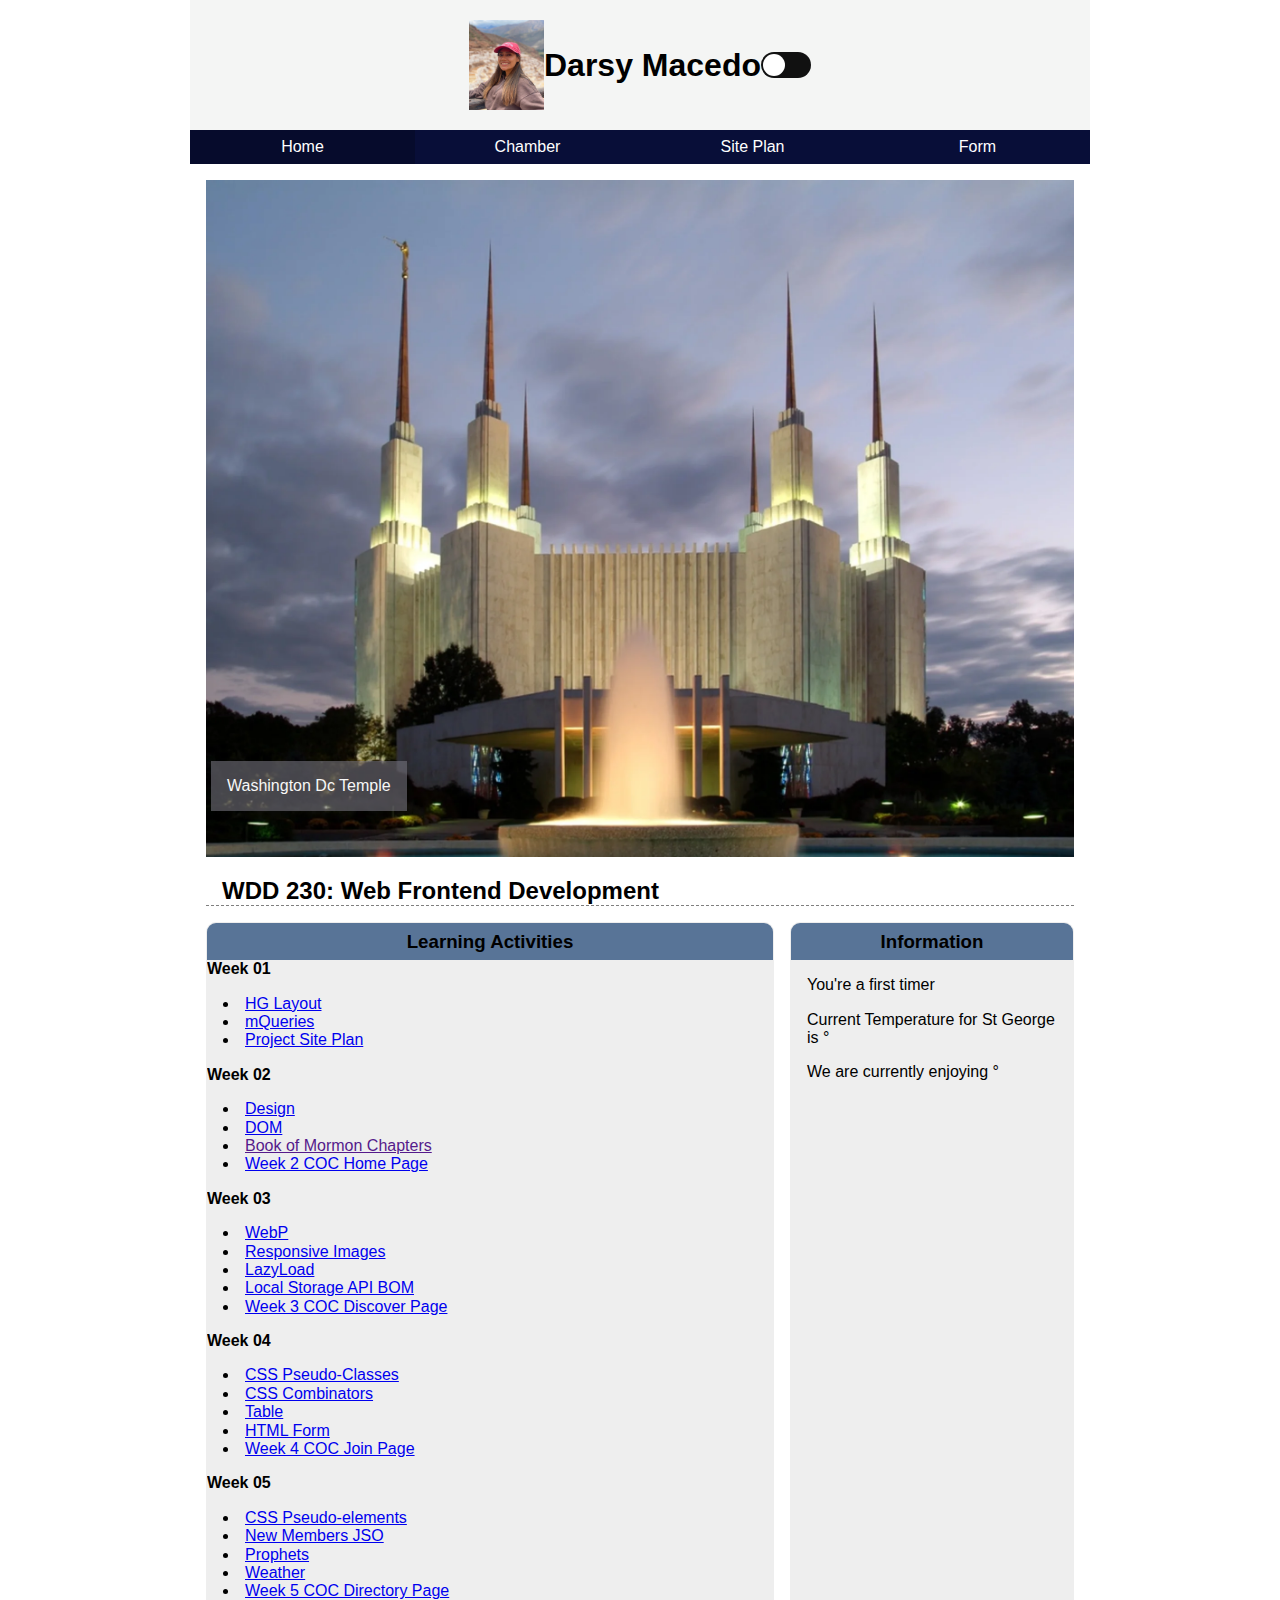
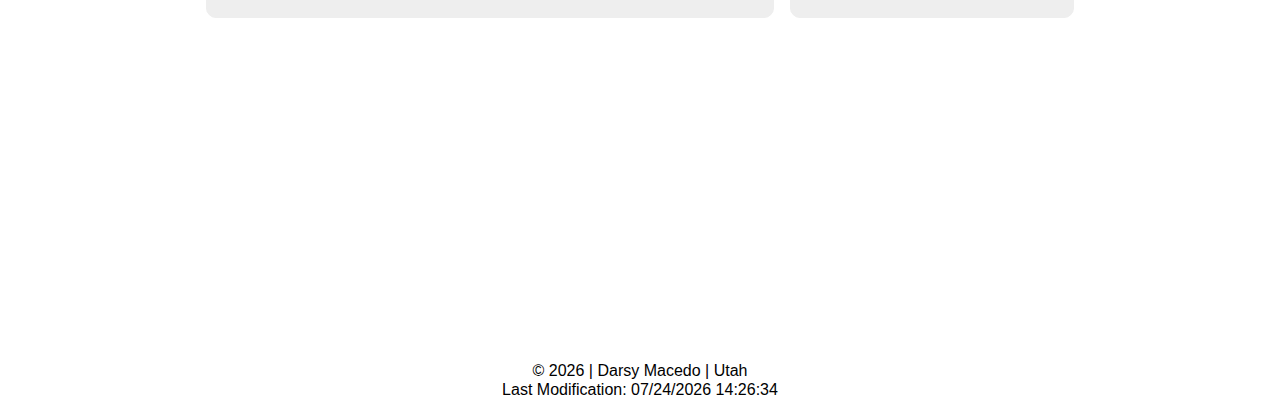
<file: index.html>
<!DOCTYPE html>
<html lang="en">
<head>
  <meta charset="UTF-8">
  <meta name="viewport" content="width=device-width, initial-scale=1.0">
  <title>Darsy Macedo - WDD 230 - Web Frontend Development</title>
  <meta name="description" content="WDD230, Darsy Macedo , Form">
  <meta name="author" content="Darsy Macedo">

  <link href="styles/base.css" rel="stylesheet">
  <link href="styles/large.css" rel="stylesheet">
  <link href="styles/darkMode.css" rel="stylesheet">
  <link href="styles/normalize.css" rel="stylesheet">

  <link rel="preconnect" href="https://fonts.googleapis.com">
  <link rel="preconnect" href="https://fonts.gstatic.com" crossorigin>
  <link href="https://fonts.googleapis.com/css2?family=Roboto&display=swap" rel="stylesheet">

  <link rel="icon" href="favicon.ico">

  <meta property="og:title" content="WDD 230 - Portal - Darsy Macedo">
  <meta property="og:url" content="https://darsybarboza.github.io/wdd230/">
  <meta property="og:description" content=" 'WDD 230',Darsy Macedo, This is the WDD 230 assignment portal that will link to all assignments that need to be completed for the BYU-I WDD 230 course">
  <meta property="og:image" content="https://darsybarboza.github.io/wdd230/images/logo.png">

</head>
<body>
  <header>
    <img src="images/profile.jpg" alt="Darsy Macedo Profile" width="75" height="90">

    <h1>Darsy Macedo</h1>
    <div>
      <input type="checkbox" class="checkbox" id="checkbox">
      <label for="checkbox" class="checkbox-label">
      <span class="ball"></span>
      </label>
    </div>
  </header>
  <nav>
    <button id="hamburger"></button>
    <ul class="navigation">
      <li class="active"><a href="index.html">Home</a></li>
      <li><a href="chamber/index.html">Chamber</a></li>
      <li><a href="#">Site Plan</a></li>
      <li><a href="form.html">Form</a></li>
    </ul>
  </nav>
  <main>

    <div class="hero">
    <picture>
      <source srcset="images/hero-small.webp" media="(max-width: 400px)">
      <img src="images/hero-large.webp" alt="hero" width="960" height="400">
    </picture>
    <div>Washington Dc Temple</div>
  </div>

    <h2>WDD 230: Web Frontend Development</h2>

    <div class="sidebyside">
    <section>
      <h3 class="card">Learning Activities</h3>
      <div id="displayLinksHere"></div>
      </ul>
    </section>

    <section>
      <h3 class="card">Information</h3>
      <p id="visitCount"></p>
      <p>Current Temperature for St George is <span id="temp"></span>°</p>
      <p>We are currently enjoying <span id="desc"></span>°</p>
      <img id="icon">
    </section>
  </div>
  <iframe src="https://www.google.com/maps/embed?pb=!1m18!1m12!1m3!1d203649.07052129583!2d-113.72865585940042!3d37.104719321705645!2m3!1f0!2f0!3f0!3m2!1i1024!2i768!4f13.1!3m3!1m2!1s0x80ca44d0984939e5%3A0x531707f2f8a11c1e!2sSt.%20George%2C%20Utah!5e0!3m2!1ses-419!2sus!4v1706339183407!5m2!1ses-419!2sus" width="350" height="300" style="border:0;" allowfullscreen="" loading="lazy" referrerpolicy="no-referrer-when-downgrade"></iframe>

  </main>
  <footer>
    <p>&copy; <span id="year">2024</span>  |  Darsy Macedo  |  Utah</p>
    <p class="highlight" id="lastModified"></p>
  </footer>
    <script src="scripts/getDate.js"></script>
    <script src="scripts/darkMode.js"></script>
    <script src="scripts/navigation.js"></script>
    <script src="scripts/visitcounter.js"></script>
    <script src="scripts/weather.js"></script>
    <script src="scripts/getlinks.js"></script>
</body>
</html>
</file>
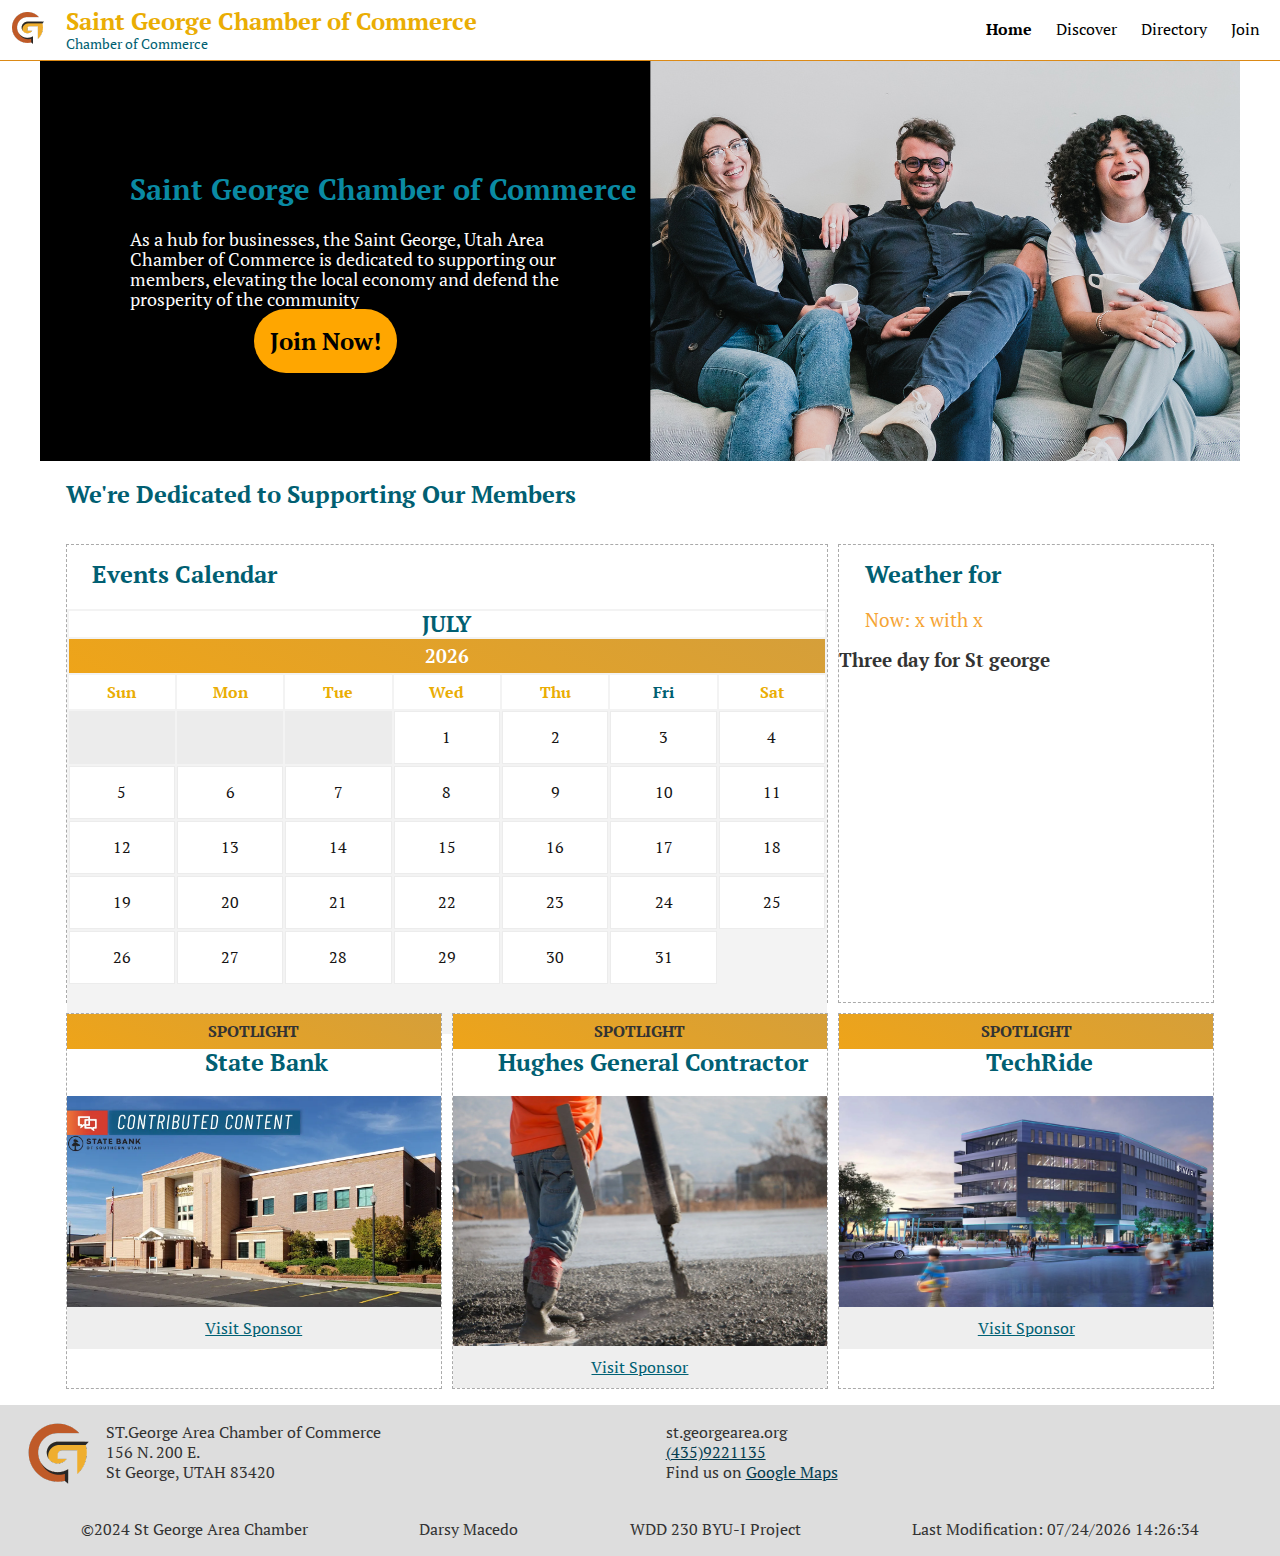
<file: chamber/index.html>
<!DOCTYPE html>
<html lang="en">

<head>
  <meta charset="UTF-8">
  <meta name="viewport" content="width=device-width, initial-scale=1.0">
  <meta name="description" content="Chamber of Commerce">
  <meta name="author" content="Darsy Macedo">
  <!--OG Meta-->
  <meta property="og:title" content="WDD 230 - Chamber - Darsy Macedo">
  <meta property="og:type" content="website">
  <meta property="og:url" content="https://darsybarboza.github.io/wdd230/">
  <meta property="og:description" content="'WDD 230',Darsy Macedo, This is the WDD 230 assignment portal that will link to all assignments that need to be completed for the BYU-I WDD 230 course">
  <meta property="og:image" content="https://darsybarboza.github.io/wdd230/chamber/images/logochamber2.png">

  <link rel="icon" href="favicon.ico">

  <link rel="preconnect" href="https://fonts.googleapis.com">
  <link rel="preconnect" href="https://fonts.gstatic.com" crossorigin>
  <link href="https://fonts.googleapis.com/css2?family=PT+Serif&display=swap" rel="stylesheet">
  <link rel="stylesheet" href="styles/normalize.css">
  <link rel="stylesheet" href="styles/base.css">
  <link rel="stylesheet" href="styles/larger.css">

  <title>Saint George Chamber of Commerce</title>
</head>

<body>
  <header>
    <img src="images/logochamber2.png" alt="St George Area Logo">
    <div>
      <h1>Saint George Chamber of Commerce</h1>
      <p>Chamber of Commerce</p>
    </div>
    <nav>
      <button id="menu-button">☰</button>
      <ul>
        <li class="active"><a href="index.html">Home</a></li>
        <li><a href="discover.html">Discover</a></li>
        <li><a href="directory.html">Directory</a></li>
        <li><a href="join.html">Join</a></li>
      </ul>
    </nav>

  </header>

  <main>
    <div id="banner">
        <p id="meeting-message">Come and participate in our meeting on Wednesday at 7:00 p.m <span
         id="close-banner">❌</span></p>
         </div>
<section class="hero">
    <div class="hero-content">
      <h2>Saint George Chamber of Commerce</h2>
      <p>
        As a hub for businesses, the Saint George, Utah Area Chamber of Commerce
        is dedicated to supporting our members, elevating the local economy
        and defend the prosperity of the community
      </p>

      <a href="#">Join Now!</a>
    </div>
</section>

    <h2 class="home-title">
    We're Dedicated to Supporting Our Members
    </h2>

<div class="cards" id="cards">
<section class="events">
  <h2>Events Calendar</h2>
  <div id="calendar" class="calendar_data"></div>
</section>
<section class="weather">
  <h2>Weather for <span id="town"></span></h2>
  <p class="current">Now: <span id="temp">x</span> with <span id="desc">x</span></p>
  <h3>Three day for St george</h3>
  <div id="forecast"></div>
</section>
</div>
  </main>
  <footer>
    <section class="image">
    <img src="images/chamber-big.png" alt="Site Logo">
    <div>
    <p>ST.George Area Chamber of Commerce</p>
    <p>156 N. 200 E.</p>
    <p>St George, UTAH 83420</p>
  </div>
    </section>
    <section class="info">
      <p>st.georgearea.org</p>
      <p><a href="tel:(435)922-1135">(435)9221135</a></p>
      <p>Find us on <a href="#">Google Maps</a></p>
    </section>
    <section class="information">
      <p>&copy;2024 St George Area Chamber</p>
      <p>Darsy Macedo</p>
      <p>WDD 230 BYU-I Project</p>
      <p id="lastModified">placeholder</p>
    </section>
  </footer>
  <script src="scripts/common.js"></script>
  <script src="scripts/banner.js"></script>
  <script src="scripts/weatherCurrent.js"></script>
  <script src="scripts/weatherforecast.js"></script>
  <script src="scripts/spotlight.js"></script>
  <script src="scripts/calendar.js"></script>
</body>

</html>
</file>
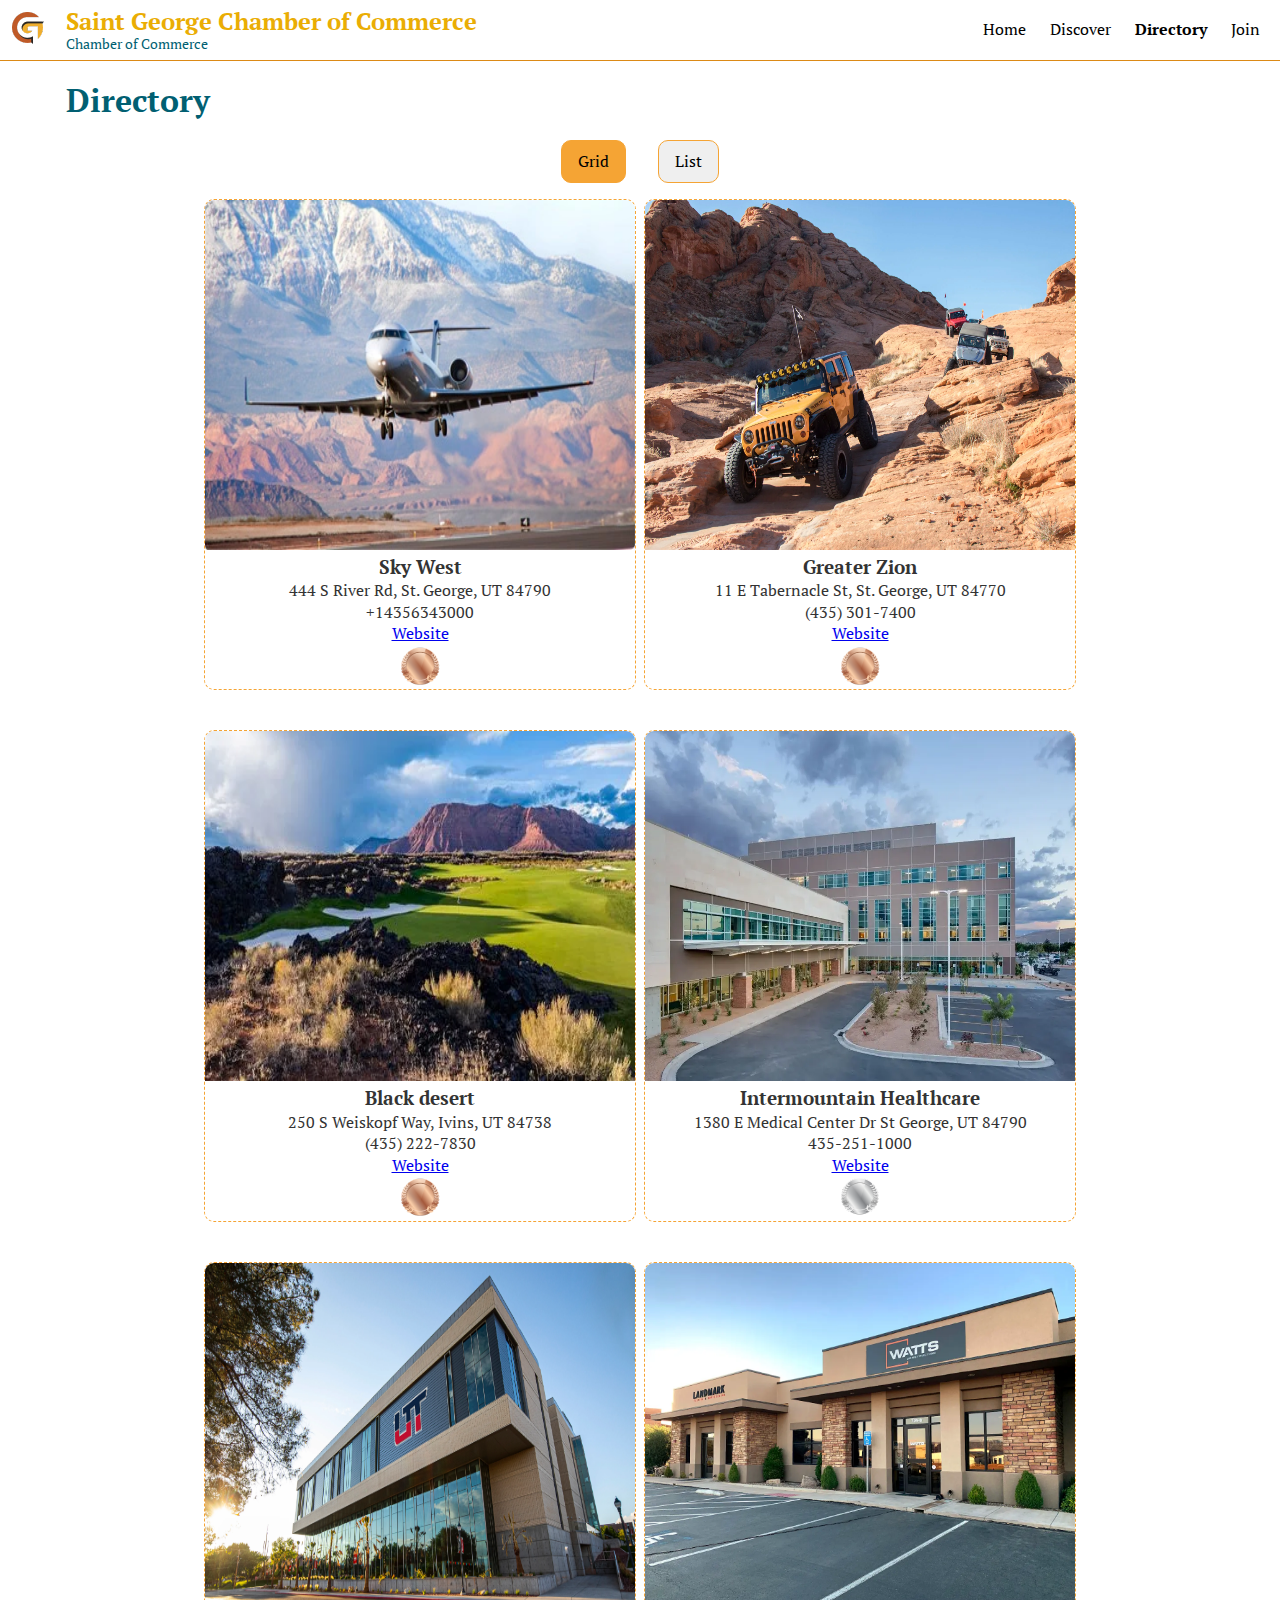
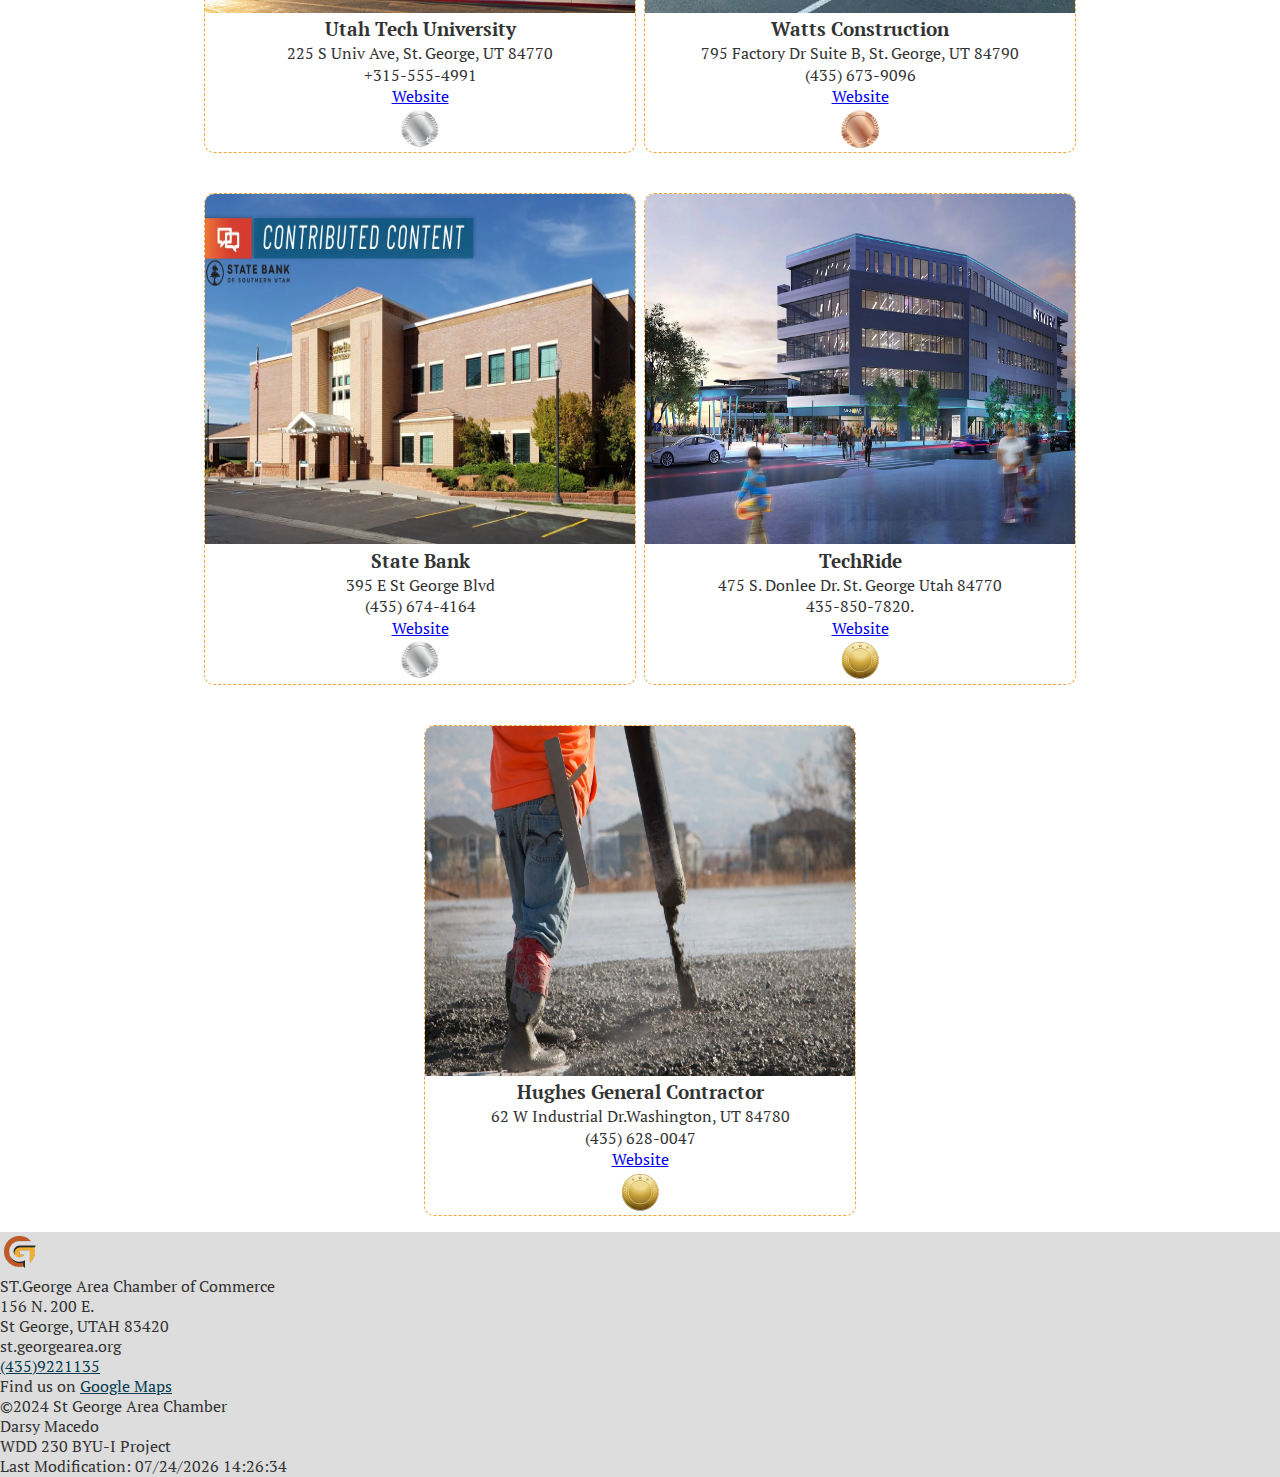
<file: chamber/directory.html>
<!DOCTYPE html>
<html lang="en">

<head>
  <meta charset="UTF-8">
  <meta name="viewport" content="width=device-width, initial-scale=1.0">
  <meta name="description" content="Directory Chamber of Commerce">
  <meta name="author" content="Darsy Macedo">
  <!--OG Meta-->
  <meta property="og:title" content="WDD 230 - Chamber - Darsy Macedo">
  <meta property="og:type" content="website">
  <meta property="og:url" content="https://darsybarboza.github.io/wdd230/">
  <meta property="og:description" content="ST George Chamber of Commerce directory Page">
  <meta property="og:image" content="https://darsybarboza.github.io/wdd230/chamber/images/logochamber2.png">

  <link rel="icon" href="favicon.ico">

  <link rel="preconnect" href="https://fonts.googleapis.com">
  <link rel="preconnect" href="https://fonts.gstatic.com" crossorigin>
  <link href="https://fonts.googleapis.com/css2?family=PT+Serif&display=swap" rel="stylesheet">
  <link rel="stylesheet" href="styles/normalize.css">
  <link rel="stylesheet" href="styles/base.css">
  <link rel="stylesheet" href="styles/larger.css">

  <title>Directory Saint George Chamber of Commerce</title>
</head>

<body>
  <header>
    <img src="images/logochamber2.png" alt="St George Area Logo">
    <div>
      <h1>Saint George Chamber of Commerce</h1>
      <p>Chamber of Commerce</p>
    </div>
    <nav>
      <button id="menu-button">☰</button>
      <ul>
        <li><a href="index.html">Home</a></li>
        <li><a href="discover.html">Discover</a></li>
        <li class="active"><a href="directory.html">Directory</a></li>
        <li><a href="join.html">Join</a></li>
      </ul>
    </nav>

  </header>

  <main>
<h1>Directory</h1>
<div id="theButtons">
<button id="btnGrid" class="active">Grid</button><button id="btnList">List</button>
</div>
<div id="members" class="grid">
</div>
</main>
<footer>
  <div class="image">
    <img src="images/logochamber2.png" alt="Site Logo">
  <div>
  <p>ST.George Area Chamber of Commerce</p>
  <p>156 N. 200 E.</p>
  <p>St George, UTAH 83420</p>
</div>
  <div class="info">
    <p>st.georgearea.org</p>
    <p><a href="tel:(435)922-1135">(435)9221135</a></p>
    <p>Find us on <a href="#">Google Maps</a></p>
  </div>
  <div class="information" >
    <p>&copy;2024 St George Area Chamber</p>
    <p>Darsy Macedo</p>
    <p>WDD 230 BYU-I Project</p>
    <p id="lastModified">placeholder</p>
  </div>
  </div>
</footer>
<script src="scripts/common.js"></script>
<script src="scripts/members.js"></script>
</body>
</html>
</file>
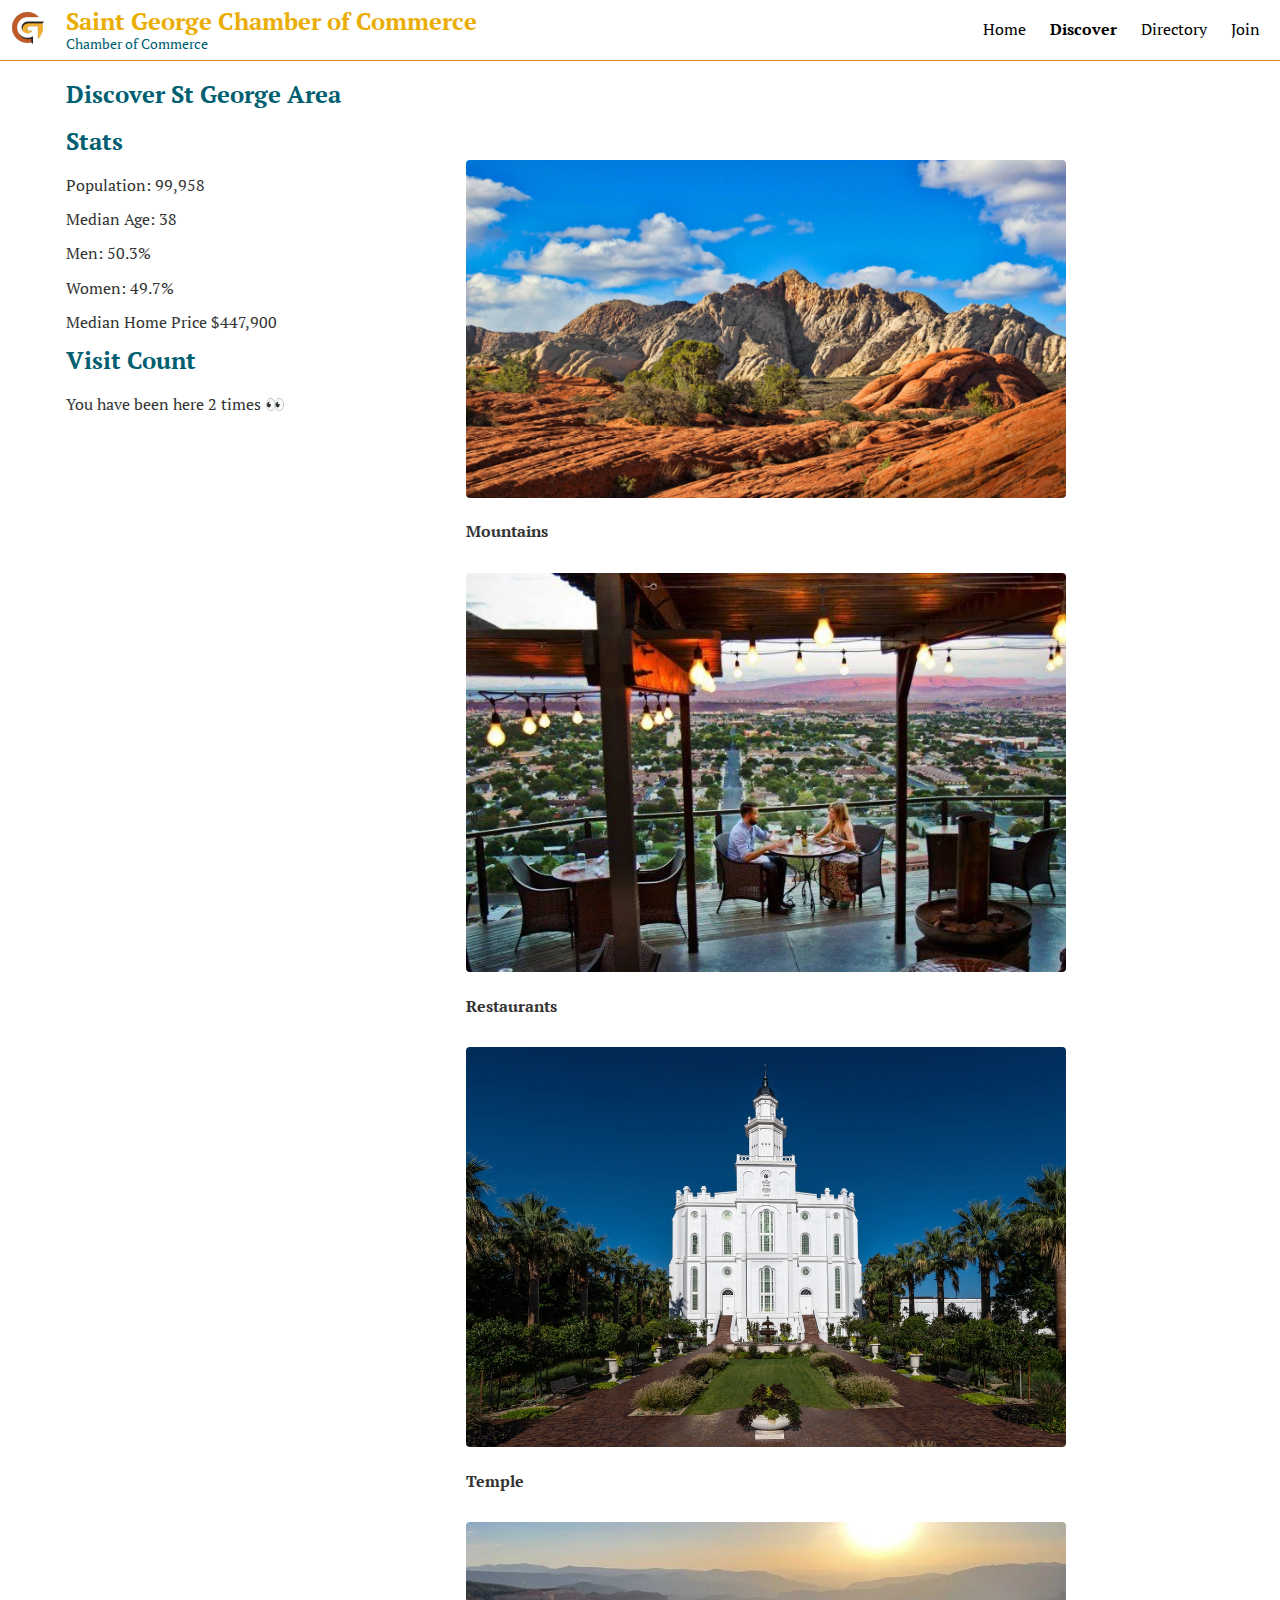
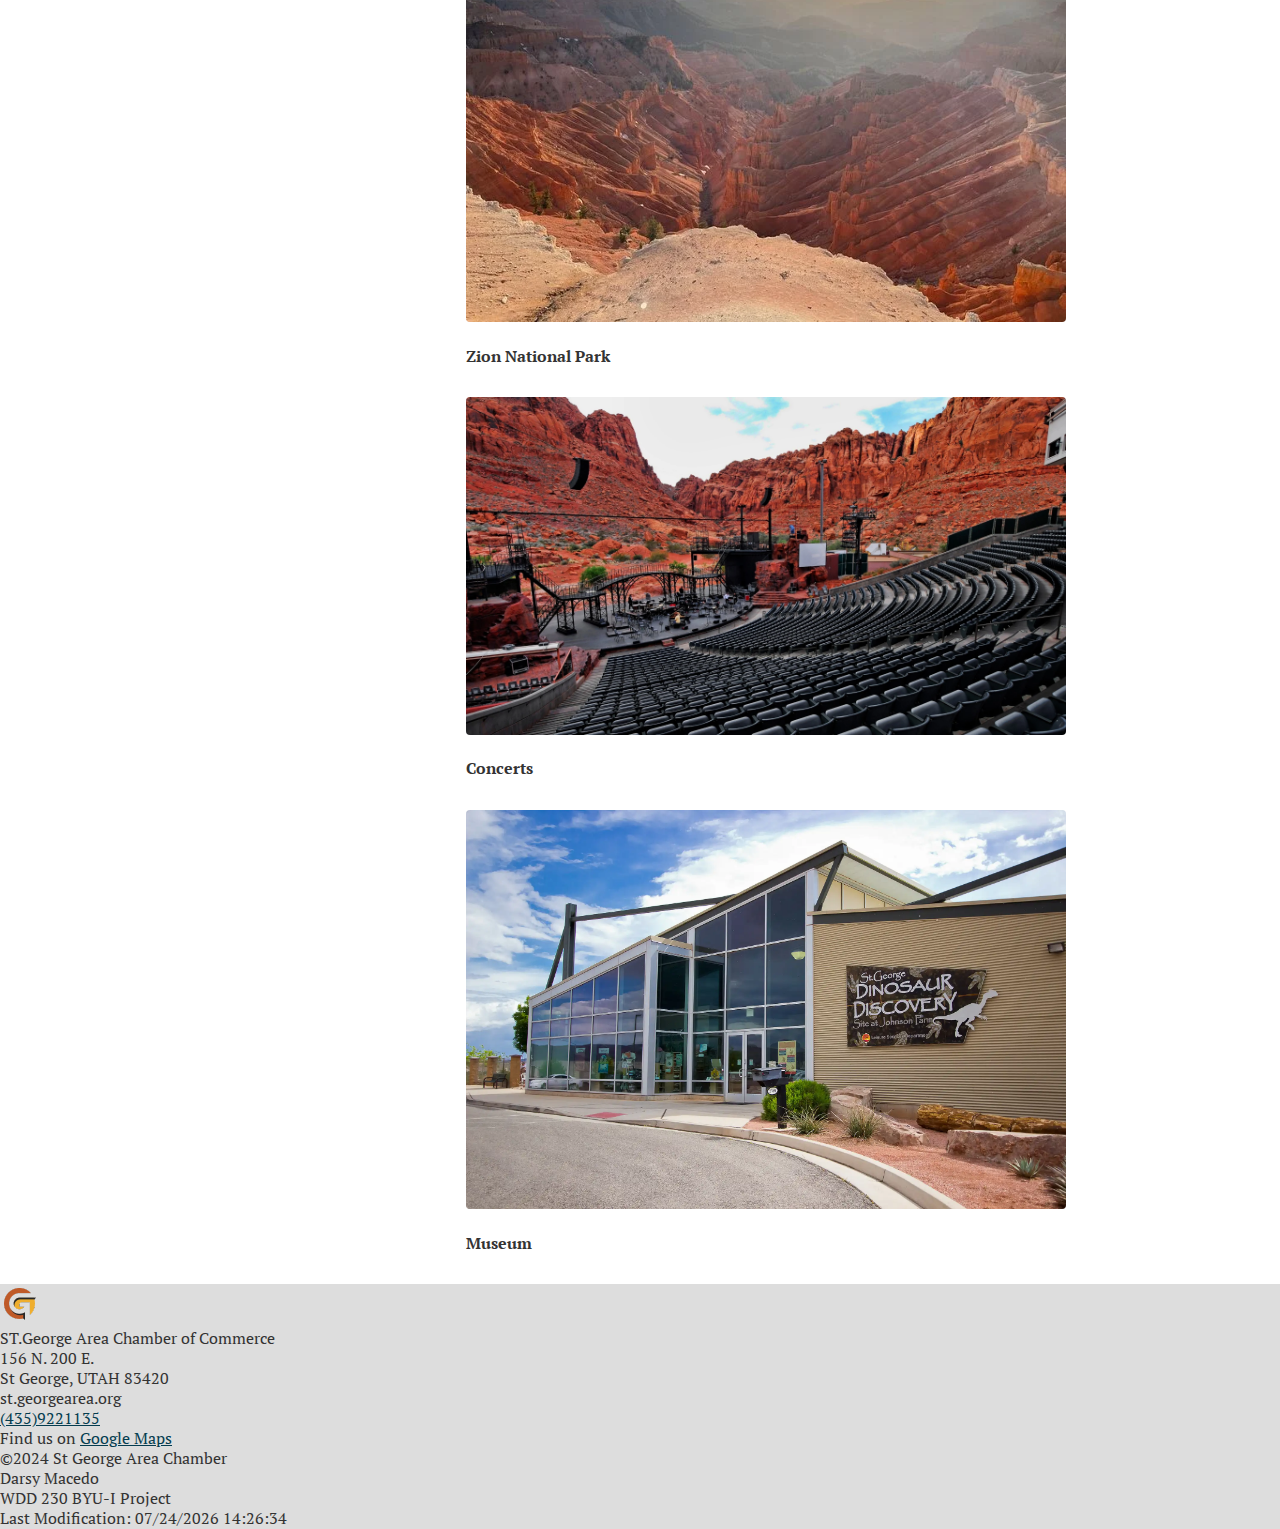
<file: chamber/discover.html>
<!DOCTYPE html>
<html lang="en">

<head>
  <meta charset="UTF-8">
  <meta name="viewport" content="width=device-width, initial-scale=1.0">
  <meta name="description" content="Discover Chamber of Commerce">
  <meta name="author" content="Darsy Macedo">
  <!--OG Meta-->
  <meta property="og:title" content="WDD 230 - Chamber - Darsy Macedo">
  <meta property="og:type" content="website">
  <meta property="og:url" content="https://darsybarboza.github.io/wdd230/">
  <meta property="og:description" content="Discover page for the Saint George Chamber of Commerce which includes a summary of information regarding the chamber and its members">
  <meta property="og:image" content="https://darsybarboza.github.io/wdd230/chamber/images/logochamber2.png">

  <link rel="icon" href="favicon.ico">

  <link rel="preconnect" href="https://fonts.googleapis.com">
  <link rel="preconnect" href="https://fonts.gstatic.com" crossorigin>
  <link href="https://fonts.googleapis.com/css2?family=PT+Serif&display=swap" rel="stylesheet">
  <link rel="stylesheet" href="styles/normalize.css">
  <link rel="stylesheet" href="styles/base.css">
  <link rel="stylesheet" href="styles/larger.css">

  <title>Saint George Chamber of Commerce and Discover</title>
</head>

<body>
  <header>
    <img src="images/logochamber2.png" alt="St George Area Logo">
    <div>
      <h1>Saint George Chamber of Commerce</h1>
      <p>Chamber of Commerce</p>
    </div>
    <nav>
      <button id="menu-button">☰</button>
      <ul>
        <li><a href="index.html">Home</a></li>
        <li class="active"><a href="discover.html">Discover</a></li>
        <li><a href="directory.html">Directory</a></li>
        <li><a href="join.html">Join</a></li>
      </ul>
  </nav>

</header>
<main>

    <h2>Discover St George Area</h2>
    <div class="discover">
      <section class="stats">
    <h2>Stats</h2>
    <p>Population: 99,958</p>
    <p>Median Age: 38</p>
    <p>Men: 50.3%</p>
    <p>Women: 49.7%</p>
    <p>Median Home Price $447,900</p>
    <h2>Visit Count</h2>
    <p id="visitCount">Welcome!</p>
      </section>

      <section class="gallery">
        <figure>
          <img src="images/mountain.webp" alt="Mountains" loading="lazy" width="600" height="400">
          <h4>Mountains</h4>
        </figure>
        <figure>
          <img src="images/restaurant.webp" alt="Restaurants" loading="lazy" width="600" height="400">
          <h4>Restaurants</h4>
        </figure>
        <figure>
          <img src="images/temple-stgeorge.webp" alt="Temple" loading="lazy" width="600" height="400">
          <h4>Temple</h4>
        </figure>
        <figure>
          <img src="images/zionnationalpark.webp" alt="Zion National Park" loading="lazy" width="600" height="400">
          <h4>Zion National Park</h4>
        </figure>
        <figure>
          <img src="images/concierto.webp" alt="Concerts" loading="lazy" width="600" height="400">
          <h4>Concerts</h4>
        </figure>
        <figure>
          <img src="images/museum.webp" alt="Museum" loading="lazy" width="600" height="400">
          <h4>Museum</h4>
        </figure>
      </section>
    </div>
      </main>
      <footer>
        <div class="image">
          <img src="images/logochamber2.png" alt="Site Logo">
        <div>
        <p>ST.George Area Chamber of Commerce</p>
        <p>156 N. 200 E.</p>
        <p>St George, UTAH 83420</p>
      </div>
        <div class="info">
          <p>st.georgearea.org</p>
          <p><a href="tel:(435)922-1135">(435)9221135</a></p>
          <p>Find us on <a href="#">Google Maps</a></p>
        </div>
        <div class="information" >
          <p>&copy;2024 St George Area Chamber</p>
          <p>Darsy Macedo</p>
          <p>WDD 230 BYU-I Project</p>
          <p id="lastModified">placeholder</p>
        </div>
        </div>
      </footer>
      <script src="scripts/common.js"></script>
      <script src="scripts/visit.js"></script>
    </body>
    </html>
</file>
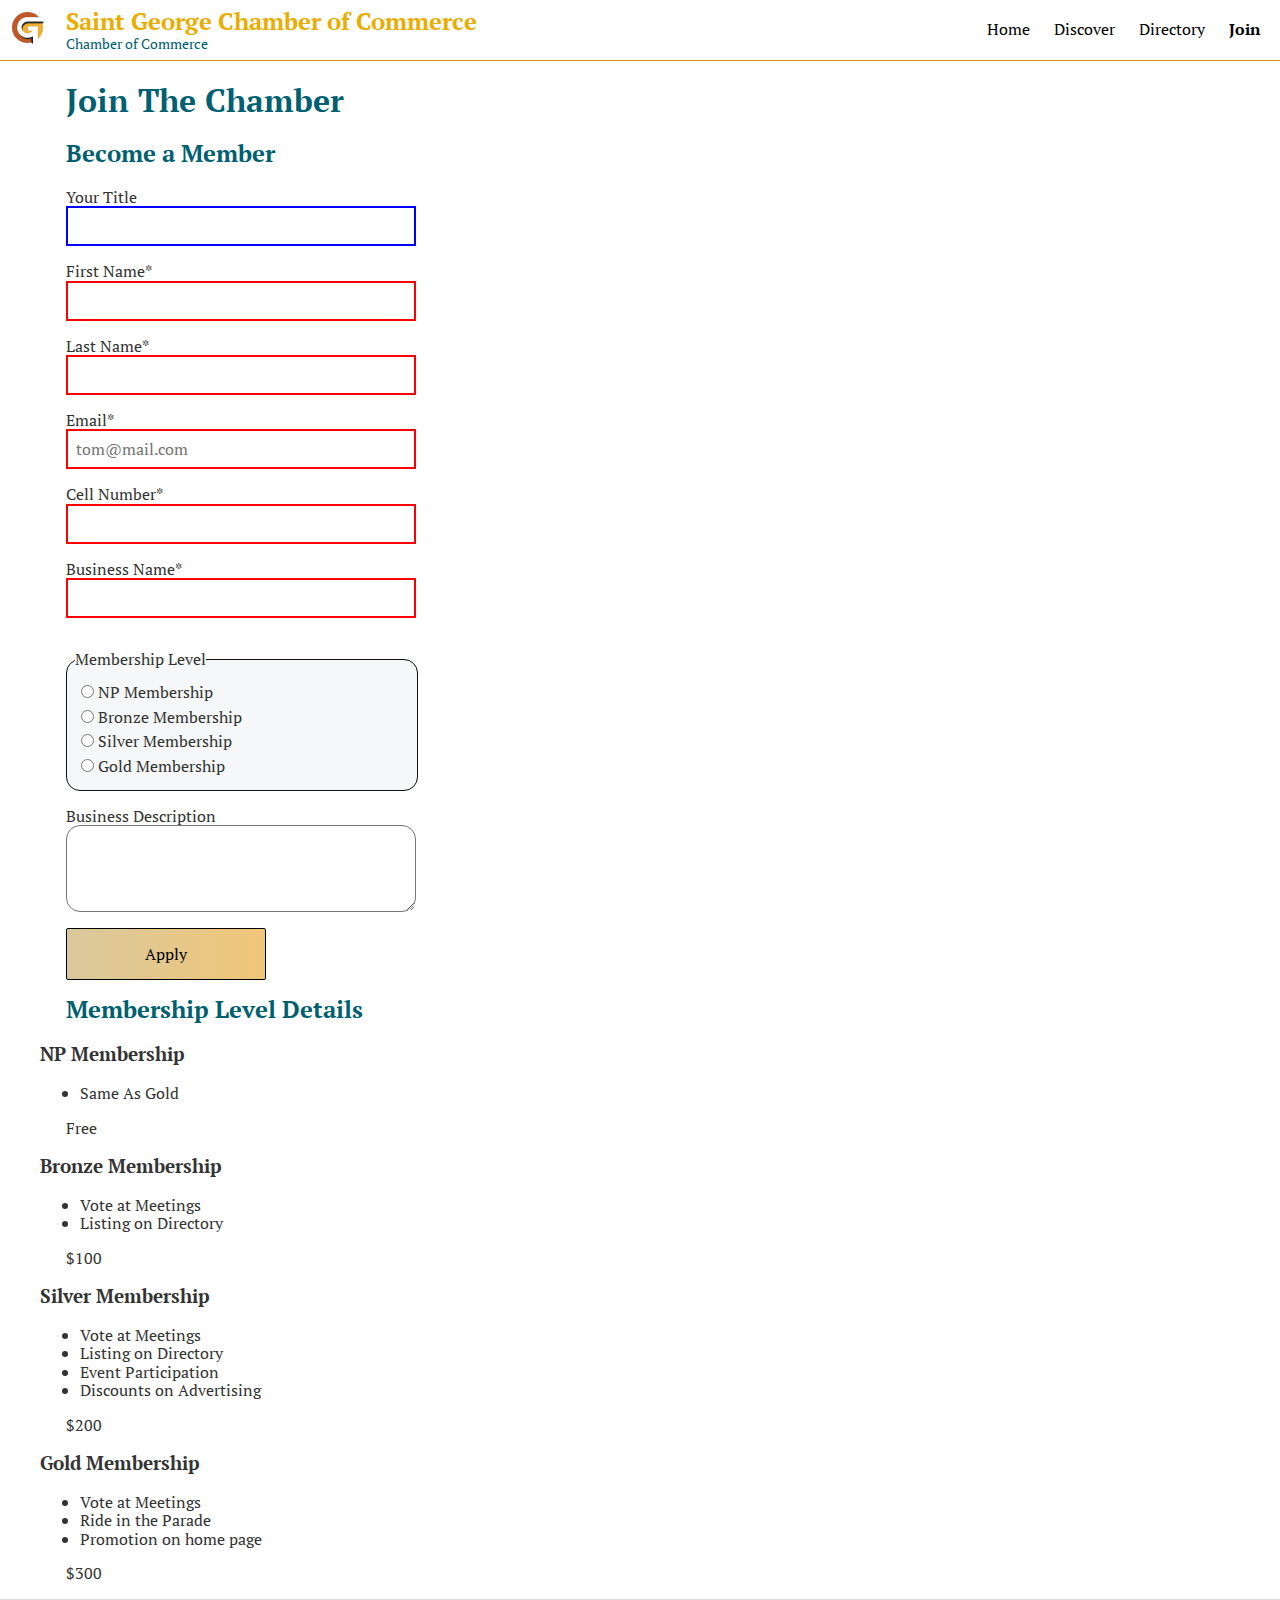
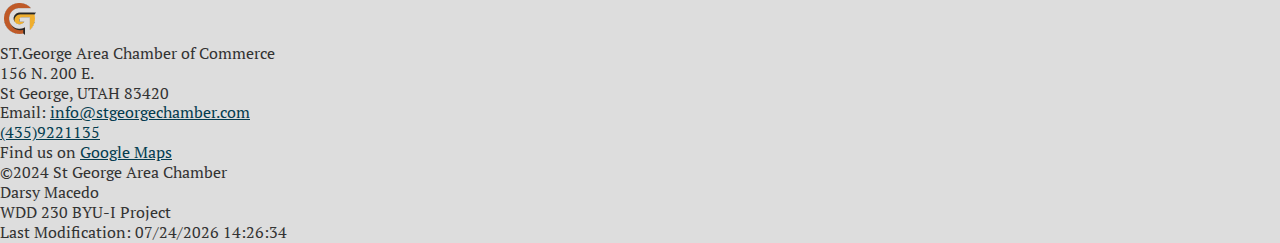
<file: chamber/join.html>
<!DOCTYPE html>
<html lang="en">

<head>
  <meta charset="UTF-8">
  <meta name="viewport" content="width=device-width, initial-scale=1.0">
  <meta name="description" content="ST George Chamber of Commerce Join Page">
  <meta name="author" content="Darsy Macedo">
  <!--OG Meta-->
  <meta property="og:title" content="WDD 230 - Chamber - Darsy Macedo">
  <meta property="og:type" content="website">
  <meta property="og:url" content="https://darsybarboza.github.io/wdd230/">
  <meta property="og:description" content="ST George Chamber of Commerce Join Page">
  <meta property="og:image" content="https://darsybarboza.github.io/wdd230/chamber/images/logochamber2.png">

  <link rel="icon" href="favicon.ico">

  <link rel="preconnect" href="https://fonts.googleapis.com">
  <link rel="preconnect" href="https://fonts.gstatic.com" crossorigin>
  <link href="https://fonts.googleapis.com/css2?family=PT+Serif&display=swap" rel="stylesheet">
  <link rel="stylesheet" href="styles/normalize.css">
  <link rel="stylesheet" href="styles/base.css">
  <link rel="stylesheet" href="styles/larger.css">

  <title>join Saint George Chamber of Commerce</title>
</head>

<body>
  <header>
    <img src="images/logochamber2.png" alt="St George Area Logo">
    <div>
      <h1>Saint George Chamber of Commerce</h1>
      <p>Chamber of Commerce</p>
    </div>
    <nav>
      <button id="menu-button">☰</button>
      <ul>
        <li><a href="index.html">Home</a></li>
        <li><a href="discover.html">Discover</a></li>
        <li><a href="directory.html">Directory</a></li>
        <li class="active"><a href="join.html">Join</a></li>
      </ul>
  </nav>

</header>
    <main>
    <h1>Join The Chamber</h1>
    <div class="Join">
        <section>
            <h2>Become a Member</h2>
            <form action="thankyou.html" method="get">
              <label>Your Title <input type="text" name="title" pattern="[A-Za-z -]{7,}" title="seven or more"></label>
              <label>First Name* <input type="text" name="fname" required></label>
              <label>Last Name* <input type="text" name="lname" required></label>
              <label>Email* <input type="email" name="mail" placeholder="tom@mail.com" required></label>
              <label>Cell Number* <input type="tel" name="phone"  required></label>
              <label>Business Name* <input type="text" name="busname" required></label>
              <fieldset>
                <legend>Membership Level</legend>
                <label><input type="radio" name="level" value="not-for-profit"> NP Membership</label>
                <label><input type="radio" name="level" value="Bronze Membership"> Bronze Membership</label>
                <label><input type="radio" name="level" value="Silver Membership"> Silver Membership</label>
                <label><input type="radio" name="level" value="Gold Membership"> Gold Membership</label>
              </fieldset>
        <label>Business Description<textarea name="description"></textarea></label>
        <input name="today" value="xxx" type="hidden">

        <input type="submit" value="Apply">
        </form>
        </section>
        <section>
          <h2>Membership Level Details</h2>
        <h3>NP Membership</h3>
        <ul>
          <li>Same As Gold</li>
        </ul>
        <p>Free</p>
        <h3>Bronze Membership</h3>
        <ul>
          <li>Vote at Meetings</li>
          <li>Listing on Directory</li>
        </ul>
        <p>$100</p>
        <h3>Silver Membership</h3>
        <ul>
          <li>Vote at Meetings</li>
          <li>Listing on Directory</li>
          <li>Event Participation</li>
          <li>Discounts on Advertising</li>
        </ul>
        <p>$200</p>
        <h3>Gold Membership</h3>
        <ul>
          <li>Vote at Meetings</li>
          <li>Ride in the Parade</li>
          <li>Promotion on home page</li>
        </ul>
        <p>$300</p>
        </section>

    </div>
  </main>
  <footer>
    <div class="image">
      <img src="images/logochamber2.png" alt="Site Logo">
    <div>
    <p>ST.George Area Chamber of Commerce</p>
    <p>156 N. 200 E.</p>
    <p>St George, UTAH 83420</p>
  </div>
    <div class="info">
      <p>Email:
        <a href="mailto:info@stgeorgechamber.com"> info@stgeorgechamber.com</a>
      </p>
      <p><a href="tel:(435)922-1135">(435)9221135</a></p>
      <p>Find us on <a href="#">Google Maps</a></p>
    </div>
    <div class="information" >
      <p>&copy;2024 St George Area Chamber</p>
      <p>Darsy Macedo</p>
      <p>WDD 230 BYU-I Project</p>
      <p id="lastModified">placeholder</p>
    </div>
    </div>
  </footer>
  <script src="scripts/common.js"></script>
  <script src="scripts/form.js"></script>
</body>
</html>
</file>
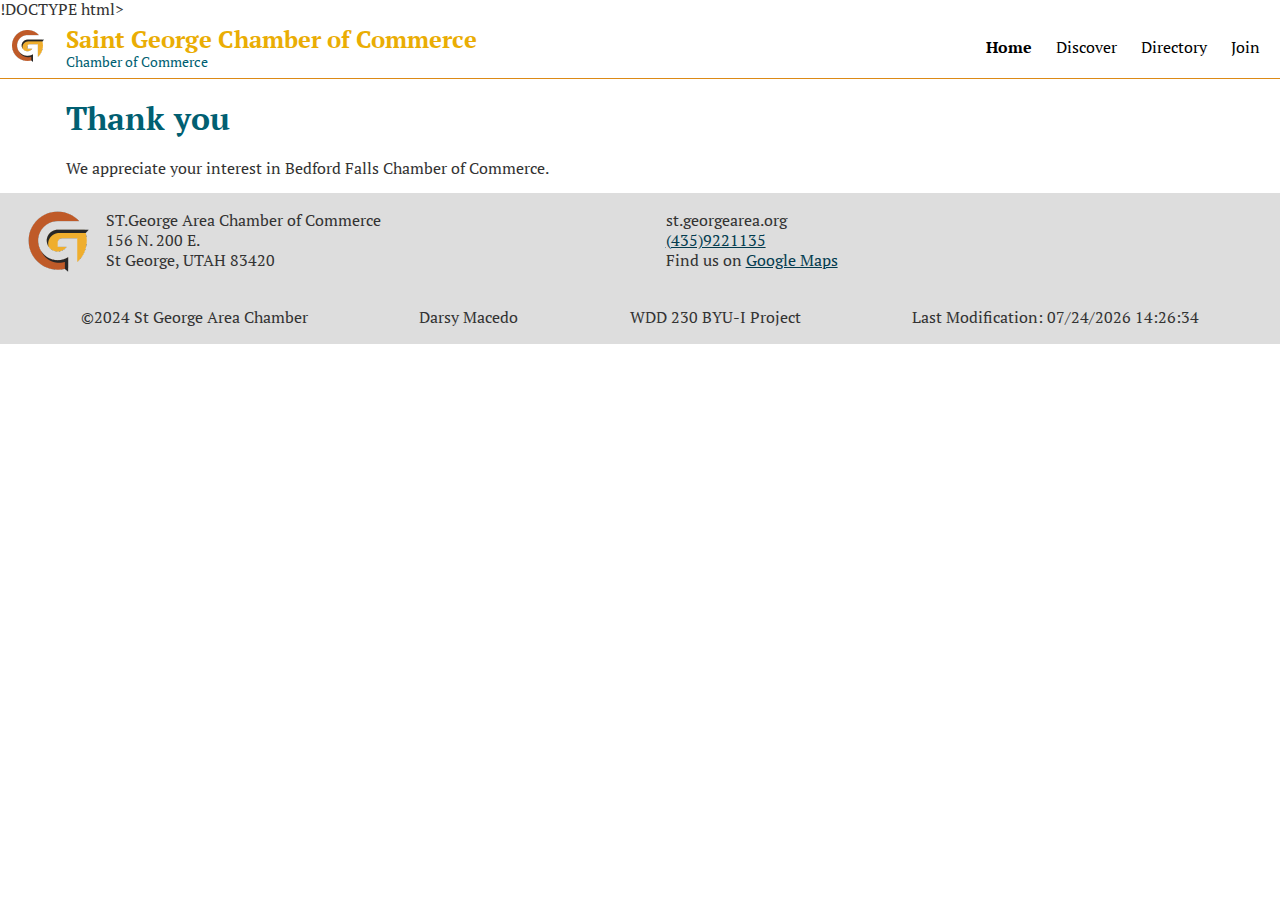
<file: chamber/record.html>
!DOCTYPE html>
<html lang="en">

<head>
  <meta charset="UTF-8">
  <meta name="viewport" content="width=device-width, initial-scale=1.0">
  <meta name="description" content="Discover Chamber of Commerce">
  <meta name="author" content="Darsy Macedo">
  <!--OG Meta-->
  <meta property="og:title" content="WDD 230 - Chamber - Darsy Macedo">
  <meta property="og:type" content="website">
  <meta property="og:url" content="https://darsybarboza.github.io/wdd230/">
  <meta property="og:description" content="Discover page for the Saint George Chamber of Commerce which includes a summary of information regarding the chamber and its members">
  <meta property="og:image" content="https://darsybarboza.github.io/wdd230/chamber/images/logochamber2.png">

  <link rel="icon" href="favicon.ico">

  <link rel="preconnect" href="https://fonts.googleapis.com">
  <link rel="preconnect" href="https://fonts.gstatic.com" crossorigin>
  <link href="https://fonts.googleapis.com/css2?family=PT+Serif&display=swap" rel="stylesheet">
  <link rel="stylesheet" href="styles/normalize.css">
  <link rel="stylesheet" href="styles/base.css">
  <link rel="stylesheet" href="styles/larger.css">
  </head>

  <body>
    <header>
        <img src="images/logochamber2.png" alt="St George Area Logo">
        <div>
          <h1>Saint George Chamber of Commerce</h1>
          <p>Chamber of Commerce</p>
        </div>
        <nav>
          <button id="menu-button">☰</button>
          <ul>
            <li class="active"><a href="index.html">Home</a></li>
            <li><a href="discover.html">Discover</a></li>
            <li><a href="#">Directory</a></li>
            <li><a href="join.html">Join</a></li>
          </ul>
        </nav>
    </header>
    <main>
        <h1>Thank you</h1>
        <p>We appreciate your interest in Bedford Falls Chamber of Commerce.</p>
    </main>
    <footer>
        <section class="image">
        <img src="images/chamber-big.png" alt="Site Logo">
        <div>
        <p>ST.George Area Chamber of Commerce</p>
        <p>156 N. 200 E.</p>
        <p>St George, UTAH 83420</p>
      </div>
        </section>
        <section class="info">
          <p>st.georgearea.org</p>
          <p><a href="tel:(435)922-1135">(435)9221135</a></p>
          <p>Find us on <a href="#">Google Maps</a></p>
        </section>
        <section class="information">
          <p>&copy;2024 St George Area Chamber</p>
          <p>Darsy Macedo</p>
          <p>WDD 230 BYU-I Project</p>
          <p id="lastModified">placeholder</p>
        </section>
      </footer>
      <script src="scripts/scripts.js"></script>
    </body>
    </html>
</file>
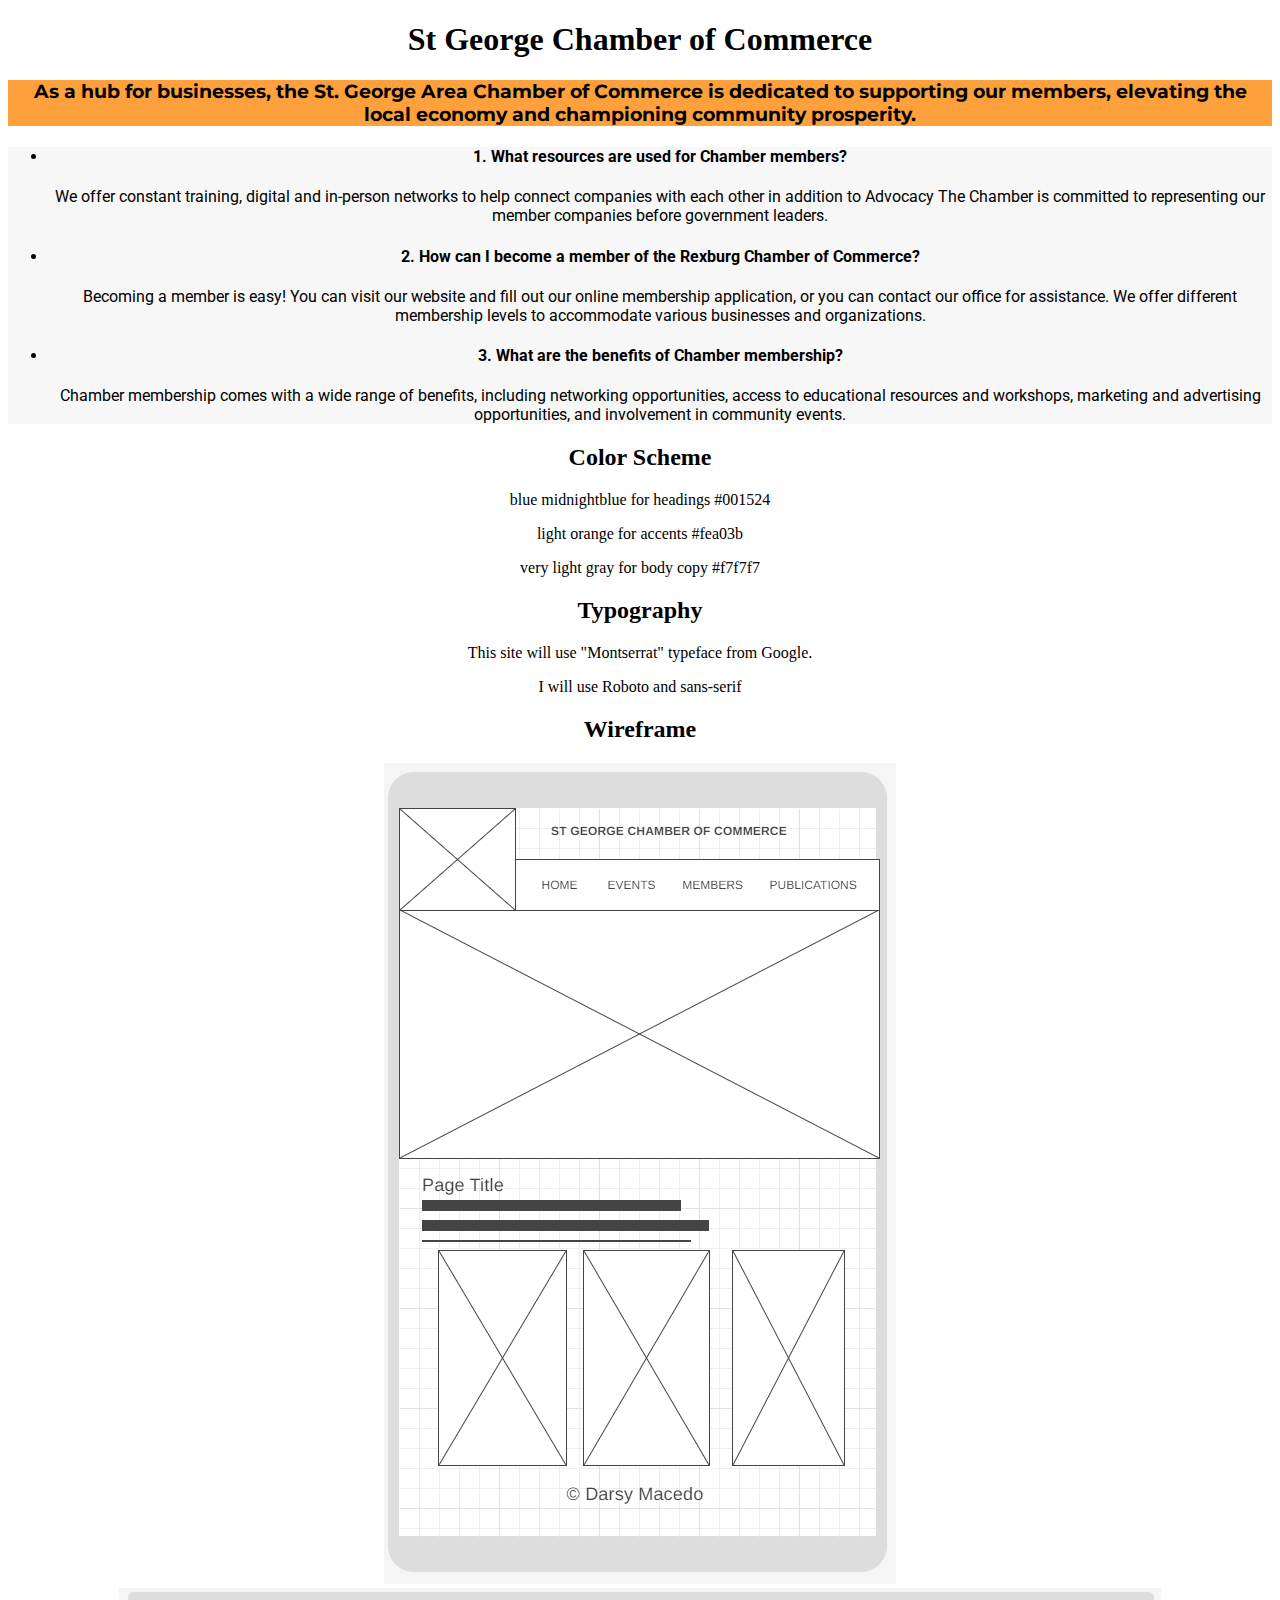
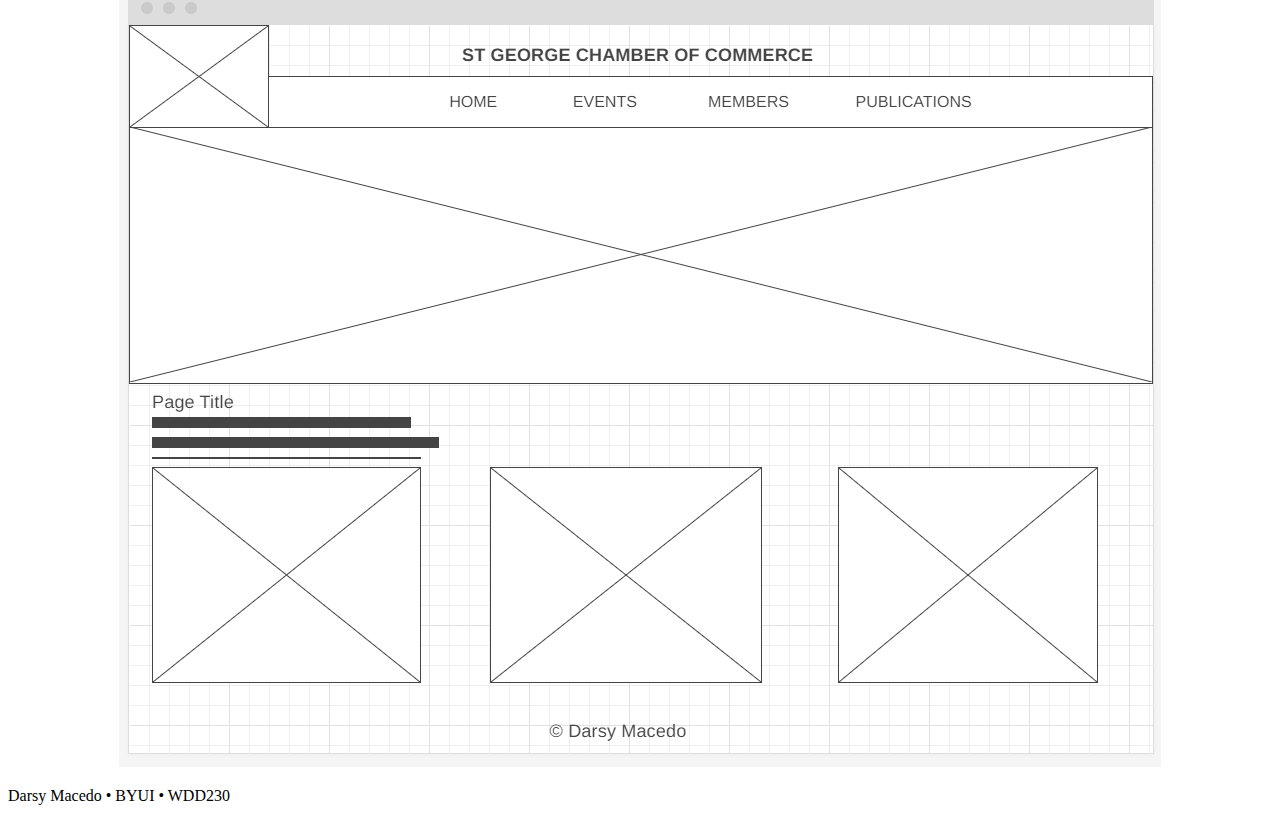
<file: week01/chamber-site-plan.html>
<!DOCTYPE html>
<html lang="en">
<head>
    <meta charset="UTF-8">
    <meta name="viewport" content="width=device-width, initial-scale=1.0">
    <link rel="stylesheet" href="styles/chamber.css">
    <link rel="preconnect" href="https://fonts.googleapis.com">
    <link rel="preconnect" href="https://fonts.gstatic.com" crossorigin>
    <link href="https://fonts.googleapis.com/css2?family=Montserrat:wght@500;600&family=Roboto:wght@300;400;700&display=swap" rel="stylesheet">
    <title>Chamber Site Plan</title>
</head>
<body>
    <div class="main">
        <div class="name">
            <h1>St George Chamber of Commerce</h1>
        </div>

        <div class="purpose">
            <h3>As a hub for businesses, the St. George Area Chamber of Commerce is dedicated to supporting our members, elevating the local economy and championing community prosperity.</h3>
        </div>

        <div class="scenarios">
            <ul>
                <li>
                    <h4>1. What resources are used for Chamber members?</h4>
                    We offer constant training, digital and in-person networks to help connect companies with each other in addition to Advocacy
                    The Chamber is committed to representing our member companies before government leaders.
                </li>
                <li>
                    <h4>2. How can I become a member of the Rexburg Chamber of Commerce?</h4>
                    Becoming a member is easy! You can visit our website and fill out our online membership application, or you can contact our office for assistance. We offer different membership levels to accommodate various businesses and organizations.
                </li>
                <li>
                    <h4>3. What are the benefits of Chamber membership?</h4>
                    Chamber membership comes with a wide range of benefits, including networking opportunities, access to educational resources and workshops, marketing and advertising opportunities, and involvement in community events.
                </li>
            </ul>
        </div>
        <section>
            <h2>Color Scheme</h2>
            <p>blue midnightblue for headings #001524</p>
            <p>light orange for accents #fea03b</p>
            <p>very light gray for body copy #f7f7f7</p>
          </section>
          <section>
            <h2>Typography</h2>
            <p>This site will use "Montserrat" typeface from Google.</p>
            <p>I will use Roboto and  sans-serif</p>
          </section>
        <section>
            <h2>Wireframe</h2>
            <img src="images/small.png" alt="small screens"> <img src="images/wide.png" alt="large screens">
          </section>

    </div>
<footer>
<p></p>Darsy Macedo &bull; BYUI &bull; WDD230</p>
</footer>   
</body>
</html>
</file>
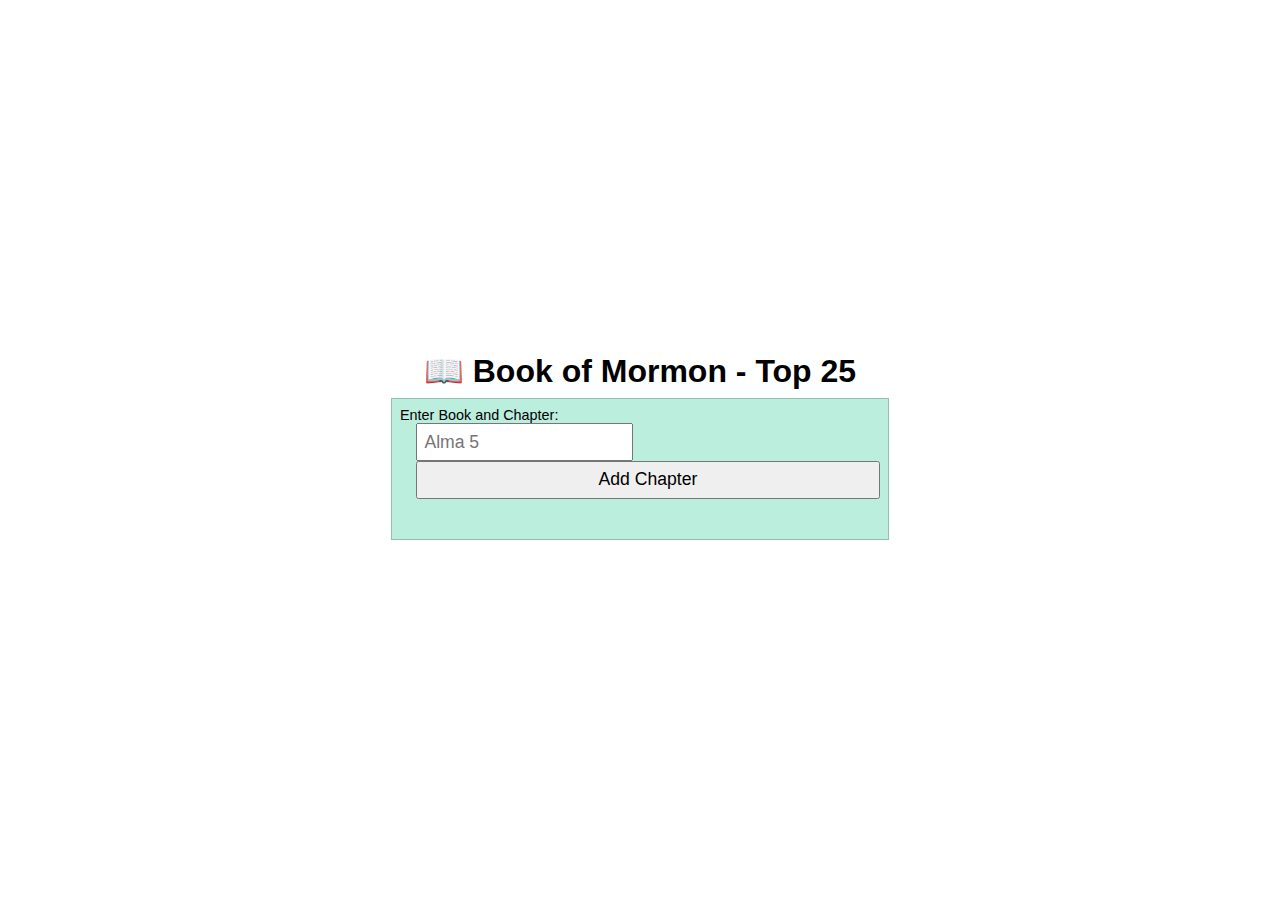
<file: week02/bom.html>
<!DOCTYPE html>
<html lang="en">
<head>
    <meta charset="UTF-8">
    <meta http-equiv="X-UA-Compatible" content="IE=edge">
    <meta name="viewport" content="width=device-width, initial-scale=1.0">
    <title>Book Of Mormon</title>
    <link rel="stylesheet" href="styles/bom.css">
    <script src="scripts/bom.js" defer></script>
</head>
<body>
    <h1>📖 Book of Mormon - Top 25</h1>
<main>
	<label for="favchap">Enter Book and Chapter: </label>
	<input type="text" id="favchap" placeholder="Alma 5">
	<button type="submit">Add Chapter</button>
	<ul id="list"></ul>
</main>
</body>
</html>
</file>
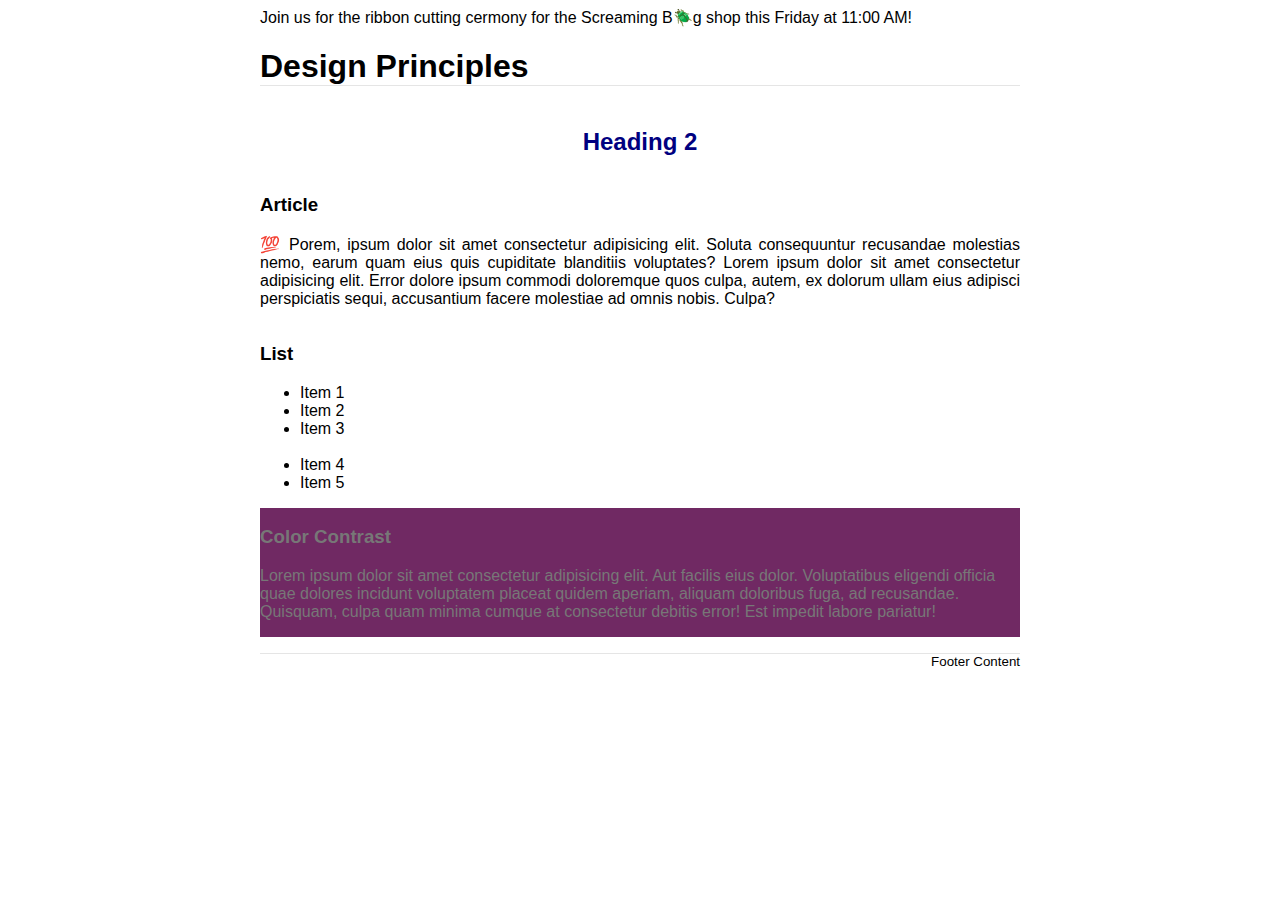
<file: week02/design.html>
<!DOCTYPE html>
<html lang="en">
<head>
  <meta charset="UTF-8">
  <meta http-equiv="X-UA-Compatible" content="IE=edge">
  <meta name="viewport" content="width=device-width, initial-scale=1.0">
  <link rel="stylesheet" href="styles/design.css">
  <title>Document</title>
</head>
<body>
  <header>
    <div class="banner"> Join us for the ribbon cutting cermony for the Screaming B🪲g shop this Friday at 11:00 AM!</div>
    <h1>Design Principles</h1>
  </header>
  <main>
    <h2>Heading 2</h2>
    <section>
      <h3>Article</h3>
      <article>
        <p>💯 Porem, ipsum dolor sit amet consectetur adipisicing elit. Soluta consequuntur recusandae molestias nemo, earum quam eius quis cupiditate blanditiis voluptates? Lorem ipsum dolor sit amet consectetur adipisicing elit. Error dolore ipsum commodi doloremque quos culpa, autem, ex dolorum ullam eius adipisci perspiciatis sequi, accusantium facere molestiae ad omnis nobis. Culpa?</p>
      </article>
    </section>
    <section>
      <h3>List</h3>
      <ul>
        <li>Item 1</li>
        <li>Item 2</li>
        <li>Item 3<br><br></li>
        <li>Item 4</li>
        <li>Item 5</li>
      </ul>
    </section>
    <div class="callout">
      <h3>Color Contrast</h3>
      <p>Lorem ipsum dolor sit amet consectetur adipisicing elit. Aut facilis eius dolor. Voluptatibus eligendi officia quae dolores incidunt voluptatem placeat quidem aperiam, aliquam doloribus fuga, ad recusandae. Quisquam, culpa quam minima cumque at consectetur debitis error! Est impedit labore pariatur!</p>
    </div>
  </main>
  <footer>
    Footer Content
  </footer>
</body>
</html>
</file>
<file: styles/base.css>
* {
	margin: 0;
	padding: 0;
	box-sizing: border-box;
}

body {
  font-family: 'Arial Narrow Bold', sans-serif;
  font-weight: 200;
}

/************************** HEADER **************************/
header {
	background-color: #f4f5f4;
	display: flex;
	align-items: center;
	justify-content: center;
	padding: 20px;
	position: relative;
}

.img {
  float:left;
  margin-right: 20px;

}

h1 {
	font-size: 2rem;
}


/************************** NAVIGATION **************************/
button#hamburger {
	background: none;
	border: none;
	display: block;
	padding-bottom: .6rem;
	font-size: 2rem;
	color: #ffffff;
	text-align: center;
	width: 50px;
	cursor: pointer;
}
button#hamburger::before {
	content: "\2630";
}
button#hamburger.show::before {
	content: "x";
}
nav ul {
	display: none;
}
nav ul.show {
	display: block;
}

nav {
	background-color: #080e38;
	padding: 0;
	margin: 0;
}
nav ul {
	list-style-type: none;
}
nav li a {
	display: block;
	color: #fff;
	text-align: center;
	padding: .5rem;
	text-decoration: none;
}

nav a:hover {
	background-color: rgba(0,0,0,0.3);
}

.active {
	background-color: rgba(0,0,0,0.2);
}



/*========================================================*/
main {
	padding: 1rem; 
}


main h2 {
  padding: 1rem 1rem 0 1rem;
  margin-bottom: 1rem;
  border-bottom: dashed 1px rgba(0,0,0,0.5);
}
main section {
  border: 1px solid #eee;
  border-radius: 10px;
  overflow: hidden;
	background-color: #eee;
	margin-bottom: .5rem;
}
main h3 {
  background-color: #4f6d92f1;
  text-align: center;
  padding: .5rem;
}
main p{
  margin: 1rem;
}
main ul {
  list-style-position: inside;
  margin: 1rem;
}


.hero {width: 100%; position: relative;}
.hero img {
	width: 100%;
	height: auto;
}
.hero div {
	position: absolute;
	bottom: 50px;
	left: 5px;
	padding: 1rem;
	font-weight: 400;
	color: #f7f7f7;
	background-color: rgba(117, 115, 125, 0.6);

}

footer {
  padding: 1rem;
  text-align: center;
}
</file>
<file: styles/large.css>
@media only screen and (min-width: 38rem) {
  button#hamburger {display: none;}
  nav ul, nav ul.show {display: flex;}

	nav ul li {
		flex: 1 1 100%;
	}

  header, main, nav, footer {
    max-width: 900px;
    margin: 0 auto;
  }

  .sidebyside {
    display: grid;
    grid-template-columns: 2fr 1fr;
    column-gap: 16px;
  }


} /* end media query */
</file>
<file: styles/darkMode.css>
@import url("https://fonts.googleapis.com/css2?family=Montserrat&display=swap");

* {box-sizing: border-box;}

body {
 
 transition: background 0.2s linear;
 
       
}



body.dark {background-color: #323030;} /* #9b59b6 */

body.dark, body.dark .support a {color: #fff;}

.checkbox {
  opacity: 0;
  position: absolute;
  
}

.checkbox-label {
  background-color: #111;
  width: 50px;
  height: 26px;
  border-radius: 50px;
  position: relative;
  padding: 5px;
  cursor: pointer;
  display: flex;
  justify-content: space-between;
  align-items: flex-end;
  
}


.checkbox-label .ball {
  background-color: #fff;
  width: 22px;
  height: 22px;
  position: absolute;
  left: 2px;
  top: 2px;
  border-radius: 50%;
  transition: transform 0.2s linear;
}

.checkbox:checked + .checkbox-label .ball {
  transform: translateX(24px);
}

/*  Support me if you like it */
.support {
	position: absolute;
	right: 20px;
	bottom: 20px;
}

.support a {
  color: #292c35;
  font-size: 32px;
  backface-visibility: hidden;
  display: inline-block;
  transition: transform 0.2s ease;
}

.support a:hover{
  transform: scale(1.1);
}
</file>
<file: chamber/styles/base.css>
*{box-sizing: border-box;}
body {
  font-family: 'PT Serif', serif;
  font-weight: 300;
  color: #333;
}

header {
  padding: .5rem;
  border-bottom: 1px solid #dc8a16;
  display: grid;
  gap: .5rem;
  grid-template-columns: 50px auto 48px;
}

header h1 {
  margin: 0;
  color: #eaad04;
  font-size: 1.5rem;
}

header p {
  margin: 0;
  color: #015f72;
  font-size: .87rem;
}


/*Navagation goes here*/
#menu-button {
  background: none;
  border: none;
  color: #015f72;
  font-size: 1.5rem;
  width: 48px;
  height: 48px;
  text-align: center;
  border: 1px solid rgba(0, 0, 0, 0.5);
  padding-bottom: 5px;
}

nav ul {
  margin: 0;
  padding: 0;
  display: none;
  list-style-type: none;
  z-index: 99;
}

nav ul.open {
  display: block;
  position: absolute;
  top: 50px;
  right: 0;
  width: 150px;
  background-color: #f5a434;
  margin: 0;
}

nav ul li a {
  display: block;
  color: black;
  text-decoration: none;
  padding: .75rem;
}
nav ul li.active a {
  font-weight: 600;
}
nav ul li:hover a {
  background-color: #c6440c;
  color: white;
}
/*Default Styling*/
main h1 {
  color:#015f72;
  margin-left: 2vw;
}
main h2 {
  color:#015f72;
  margin-left: 2vw;
}
main p {
  color:#333;
  margin-left: 2vw;
}

.container {
  background-image: url("../images/st1.png");
  width: 1500px;
  height: 400px;
  display:grid

  
}
/*Hero goes here*/

.hero{
    background-image: url("../images/hero-wide2.png");
    width: 1200px;
    height: 400px;
    display:grid
  
}
.hero-content {
    
    z-index: 1;
    padding: 4rem;
    color: rgb(230, 222, 222);
    margin: 0 auto;
    grid-template-areas:
        "blank"
        "hero-header"
        "hero-text"
        "hero-button"
        "hero-tabs";
      margin-top: 3rem;
  }
  
  .hero-content p {
      color: rgb(252, 252, 252);
      grid-area: hero-text;
      margin-inline-end: 55%;
      font-size: 1.1rem;
      font-weight: 150;
      margin-top: 2px ;
    }
  
  .hero-content h2 {
    font-size: 1.8rem;
    color:#0a8aa3;

  }
  .hero-content a {
    grid-area: hero-button;
    margin-inline-end: 45%;
    font-size: 1.5rem;
    font-weight: 600;
    text-decoration: none;
    color: black;
    padding: 1rem;
    border: 1px solid var(--nav-background-color);
    background-color: #ffa600;
    border-radius: 2rem;
    margin-left: 150px;
  }

  .home-tittle {
    font-size: 60px;
    margin-bottom: 90px;
    margin-left:auto;
    
  }

/* Cards go Here */
div.cards{
  display: grid; 
  grid-template-columns: 1fr;
  padding: 1rem 2vw;
}


main section h2 {margin-top: 0;}
/*Discover goes here*/
section.gallery figure {
  margin: 2rem 2vw;
}
section.gallery figcaption {
  text-align: center;
  color: #666;
  font-weight: 600;;
}
section.gallery img {
  width: 100%;
  height: auto;
  border-radius: 4px;
}
section.gallerybroke img {
  border-radius: 4px;
}
section.gallerysquished img {
  width: 100%;
  border-radius: 4px;
}

/*Weather goes here*/
.current {
  font-size: 1.2rem;
  color: #f5a434
}
#forecast {
  display: flex;
  justify-content: space-between;
  padding: 10px;
  gap: 10px;
  
}

#forecast div {
  border: 1px solid #f5a434;
  padding: 1rem;
  background: linear-gradient(30deg, rgb(13, 98, 115), rgb(20, 24, 24));
  

}

#forecast p.temp {font-size: 2rem;}
#forecast p.desc {color: #fbfbfb}
#forecast p.temp {color:#dc8a16}


/* Cards go Here */
div.cards{
  display: grid; 
  grid-template-columns: 1fr;
  padding: 1rem 2vw;
}
div.cards section {
  border: 1px dashed #aaa;
  width: 100%;
  padding: 1rem 0;
}
div.cards section h2 {margin-top: 0;}

/* Calendar */
div#calendar {
  margin: 0;
  padding: 0;
  display: block;
  width: 100%;
  height: 100%;
  background: #F3F3F3;
}
table {
  width: 100%;
  font-family: 'PT Serif', serif;
  border-collapse: separate;
  border-spacing: 0.3;
}
.head_cal {
  background: #FFF;
  color: #015f72;
  font-size: 1.4rem;
  line-height: 1.5rem;
  text-transform: uppercase;
}
.subhead_cal {
  background: linear-gradient(30deg, rgb(238, 164, 25), rgb(213, 159, 58));
  color: #FFF;
  font-size: 1.2rem;
  line-height: 2rem;
}
.week_cal {
  background: #FFF;
  color: #eaad04;
  font-size: 1rem;
  line-height: 2rem;
}
.white_cal {
  background: #ECECEC!important;
}
tbody.days_cal tr td a {
  padding: 0;
  text-decoration: none;
  background: #FFF;
  color: #151313;
  height: 3.2rem;
  width: 100%;
  line-height: 3.2rem;
  display: block;
}
tbody.days_cal tr td {
  padding: 0;
  margin: 0;
  border: 1px solid #ECECEC;
  text-align: center;
  width: 14.28571428571429%;
  height: auto;
}
.event {
  color: #015f72!important;
  transition: all 0.3s ease;
}
.today_cal.event {
  background: #e3d8d8 !important;
  color: #FFF !important;
  transition: all 0.3s ease;
}
.today_cal.event:hover,
  .event:hover{
  opacity:0.5;
  transition: all 0.3s ease;
}
.week_event {
  color: #015f72;
}
#calendar_data {
  margin: 0;
  padding: 0;
  position: absolute;
  top: 0;
  left: 0;
  width: 100%;
  height: 100%;
  background: #FFF;
  color: #C5C5C5;
  opacity:0;
  visibility:hidden;
  transform: scale(0,0);
  transition: all 0.8s ease;
}

#calendar_data h3 {
  text-align: center;
  font-size: 20px;
  padding: 5px 10px;
  margin: 0;
  background: #F2F2F2;
  color: #015f72;
  border-bottom: 1px solid #DFDFDF;
  text-transform: capitalize;
}
#calendar_data  dl {
  padding: 0.5em;
  margin-left: 0;
  display: block;
  height: calc(100% - 4rem);
}
#calendar_data  dt {
  float: left;
  clear: left;
  width: 5rem;
  text-align: left;
  font-size: 0.8rem;
  font-family: "HelveticaNeue-Light", "Helvetica Neue Light", "Helvetica Neue", Helvetica, Arial, "Lucida Grande", sans-serif;
  font-weight: 600;
  color: #01161a;
  background: #FFF;
  padding: 0.2rem;
}
#calendar_data  dd {
  margin: 0 0 1rem 5rem;
  padding: 0 0.5rem 0.5rem 0.5rem;
  font-family: "HelveticaNeue-Light", "Helvetica Neue Light", "Helvetica Neue", Helvetica, Arial, "Lucida Grande", sans-serif;
  font-size: 0.8rem;
  line-height: 1.2rem;
  color: #ADADAD;
  border-bottom: 1px solid #EAEAEA;
}
#calendar_data dd:last-child {
border: none;
}

#calendar_data a:not(.hideEvent) {
  color: #015f72;
  border: 0.1rem solid #015f72;
  padding: 0.2rem 1rem;
  text-decoration: none;
}
.show_data{
  opacity: 1 !important;
  visibility: visible !important;
  transform: scale(1, 1) !important;
  transition: all 0.2s ease;
}

.hideEvent {
  position: absolute;
  right: 0;
  top: 0;
  font-size: 2rem;
  font-family: sans-serif;
  font-weight: 300;
  text-align: center;
  text-decoration: none;
  width: 2rem;
  height: 2rem;
  line-height: 2rem;
  background: #F2F2F2;
  border-left: 0.1rem solid #E5E5E5;
  color: #D3D3D3 !important;
}
.hideEvent:hover{
  text-decoration:none;
  color:rgb(230, 217, 217);
}





/*spotlight cards*/
div.cards .spot {
  text-align: center;
  padding: 0;
}
.spot img {width: 100%; display: block;}
.spot span {
  background: linear-gradient(30deg, rgb(238, 164, 25), rgb(213, 159, 58));
  display: block;
  padding: .5rem 8px;
  font-weight: 600;
}
.spot a {
  display: block;
  padding: .75rem 1rem;
  color: hsl(190, 98%, 23%);
  background-color: #eee;
}

/*Banner goes here*/
div#banner {
  background-color: #ffa600;;
  padding: 1rem 2vw;
  text-align: center;
  font-weight: 600;
}
div#banner.hide {
  display: none;
}

div#banner p {
  color: rgb(0, 0, 0);
}

#banner span {
  font-weight: 400;
  float: right;
  margin-right: 0.5rem;
}
#banner.hide {
  display: none;
}

/*Discover goes here*/
section.gallery figure {
  margin: 2rem 2vw;
}
section.gallery figcaption {
  text-align: center;
  color: #666;
  font-weight: 600;;
}
section.gallery img {
  width: 100%;
  height: auto;
  border-radius: 4px;
}

/*Form Styling goes here*/
form {
  margin: 1rem 2vw;
  

}

form fieldset {
  margin:2rem 0;
  border: 1px solid #0e0f0f;
  padding: 0.5rem;
  border-radius: 14px;
  max-width: 22rem;
  background-color: rgba(239, 241, 243, 0.6);


}
  
form label, form textarea{
  display: block;
  margin-bottom: 1rem;
  border-radius: 14px;
}
form textarea{
  width: 350px;
  padding: 1.5em;
}
form fieldset label{
  margin: .4rem ;
  
}
form fieldset {margin-bottom: 1rem; width: 75%;}
form input[type='text'], form input[type='tel'],form input[type='email']{ 
  display: block;
  width: 350px;
  padding: 0.55rem;
  
}

fieldset{
  background-color: #a5814af3;
}
form fieldset legend {width: auto ;}
form input:valid {border: solid blue 2px;}
form input:invalid {border: solid red 2px;}
form input[type='submit'] {
  width: 200px;
  border: solid #000000 1px;
  padding: 1rem 0;
  border-radius: 2px;
  font-weight: 400;
  background-image: linear-gradient(to right, rgba(179, 130, 8, 0.351) , rgba(240, 172, 46, 0.617));
  cursor: pointer;
}
/*Members goes here*/
div#theButtons {width: 100%; text-align: center;}
div#theButtons button.active {background-color: #f5a434;}
div#theButtons button {
  margin: 0 1rem; 
  padding: .7rem 1rem;
  border-radius: 10px;
  border: 1px solid #f5a434;
}
div#members {
  margin: 0 2vw;
}


/*GRID layout here*/
div.grid {
  display: flex;
  flex-wrap: wrap;
  gap:8px;
  justify-content: center;
  
}
div.grid section {
  text-align: center;
  margin: 1rem 0;
  border: dashed 1px #f5a434;
  border-radius: 10px;
  overflow: hidden;
}
div.grid img:first-child {
  width: 430px;
  height: 350px;
}
div.grid h3 {margin: .2rem 0;}
div.grid p {margin: .2rem 0;}

/*LIST layout here*/
div.list section {
  display: grid;
  grid-template-columns: auto auto auto auto 55px;
  align-items: center;
  margin: .5rem 0;
  border:  4px #1d1c1a;
  border-radius: 10px;
  overflow: hidden;
  background: linear-gradient(to bottom left, #f3f1f1 50%, #f9f9f9 100%);
}
div.list img:first-child {display: none;}



/*Footer goes here*/
footer {
  background-color: #ddd;
}
footer section {padding: 1rem 2vw;}
footer p {margin: .1rem 0;}
footer a {color:#043c4f;}
footer section:nth-child(1) {
  display: grid;
  grid-template-columns: 80px auto;
}
</file>
<file: chamber/styles/larger.css>
@media only screen and (min-width: 38rem) {

  /*Limit the overall page */
  main {
    max-width: 1200px;
    margin: 0 auto;
  }

  /*Navagation goes here*/
  header {
    grid-template-columns: 50px auto auto;
  }

  nav {
    justify-self: end;
  }

  #menu-button {
    display: none;
  }

  nav ul,
  nav ul.open {
    /*remove defaults from small*/
    position: initial;
    width: auto;
    background-color: unset;
    /*new*/
    display: flex;
  }


  nav ul li a:hover {
    background-color: unset;
    color: #666;
    text-decoration: underline;
    text-decoration-thickness: 2px;
    text-decoration-color: #f5a434;
  }

  div.hero a {
    top: 20%;
    left: 15%;
  }

  

  .hero-content p {
    grid-area: hero-text;
  }

  div.cards {
    grid-template-columns: 1fr 1fr 1fr;
    gap: 10px;
  }

  section.events {
    grid-column: 1 / span 2;
  }

  footer {
    display: grid;
    grid-template-columns: 1fr 1fr;
  }

  footer section:nth-child(3) {
    grid-column: 1 / span 2;
    display: flex;
    justify-content: space-around;
  }



  /*Discover goes here*/
  div.discover {
    display: grid;
    grid-template-columns: 1fr 2fr;
  }
  section.gallery figure {max-width: 600px;}
  section.gallery img:hover {
    box-shadow: 0 0 10px #333;
    border-radius: 12px;
  }


  /*Discover goes here*/
  div.join {
    display: grid;
    grid-template-columns: 2fr 1fr;
  }


}/*end media query*/
</file>
<file: week01/styles/chamber.css>
:root {
    --main-bg-color: #f7f7f7;
    --main-bg-color-1: #dc6d5c;
    --main-bg-color-2: #fea03b;
}

.main {
    text-align: center;
    margin: auto;
}



.purpose {
    background-color: var(--main-bg-color-2);
    font-family: 'Montserrat', sans-serif;
}

.scenarios {
    background-color: var(--main-bg-color);
    font-family: 'Roboto', sans-serif;
}
</file>
<file: week02/styles/bom.css>
* {
	margin: 0;
	padding: 0;
}
body {
	height: 100vh;
	display: flex;
	flex-direction: column;
	align-items: center;
	justify-content: center;
	font-size: 18px;
	font-family: Acme, Arial, sans-serif;
}

h1 {
	font-size: 1.5rem;
}

main {
	margin: 0.5rem auto;
	border: 1px solid rgba(0, 0, 0, 0.2);
	padding: 0.5rem;
	background-color: #bed;
	display: grid;
	grid-template-columns: 1fr;
	width: 95%;
}

input,
button {
	padding: 0.4rem;
	margin-left: 1rem;
	font-size: 1.1rem;
}

input {
	width: 200px;
}

label {
	font-size: 0.9rem;
}
.listcontainer {
	border: 1px solid rgba(0, 0, 0, 0.2);
	margin: 1rem;
	padding: 1rem;
}

.list {
	margin: 0.2rem;
}

ul {
	margin: 1rem;
	list-style: none;
}

li {
	display: flex;
	align-items: center;
	justify-content: space-between;
	margin-bottom: 0.5rem;
}

@media only screen and (min-width: 32.5em) {
	h1 {
		font-size: 2rem;
	}

	main {
		width: 480px;
	}
}
</file>
<file: week02/styles/design.css>
body {
	font-family: Roboto, helvetica, sans-serif;
}

header,
main,
footer {
	max-width: 760px;
	margin: 0 auto;
}

marquee {
	padding: 1rem;
	background-color: #eee;
}

h1 {
	border-bottom: 1px solid rgba(0, 0, 0, 0.1);
}

main {
	display: grid;
}

h2 {
	color: navy;
	text-align: center;
}

article p {
	text-align: justify;
}

.callout {
	color: #777;
	background-color: #702963;
}

footer {
	margin-top: 1rem;
	border-top: 1px solid rgba(0, 0, 0, 0.1);
	font-size: smaller;
	text-align: right;
}
</file>
